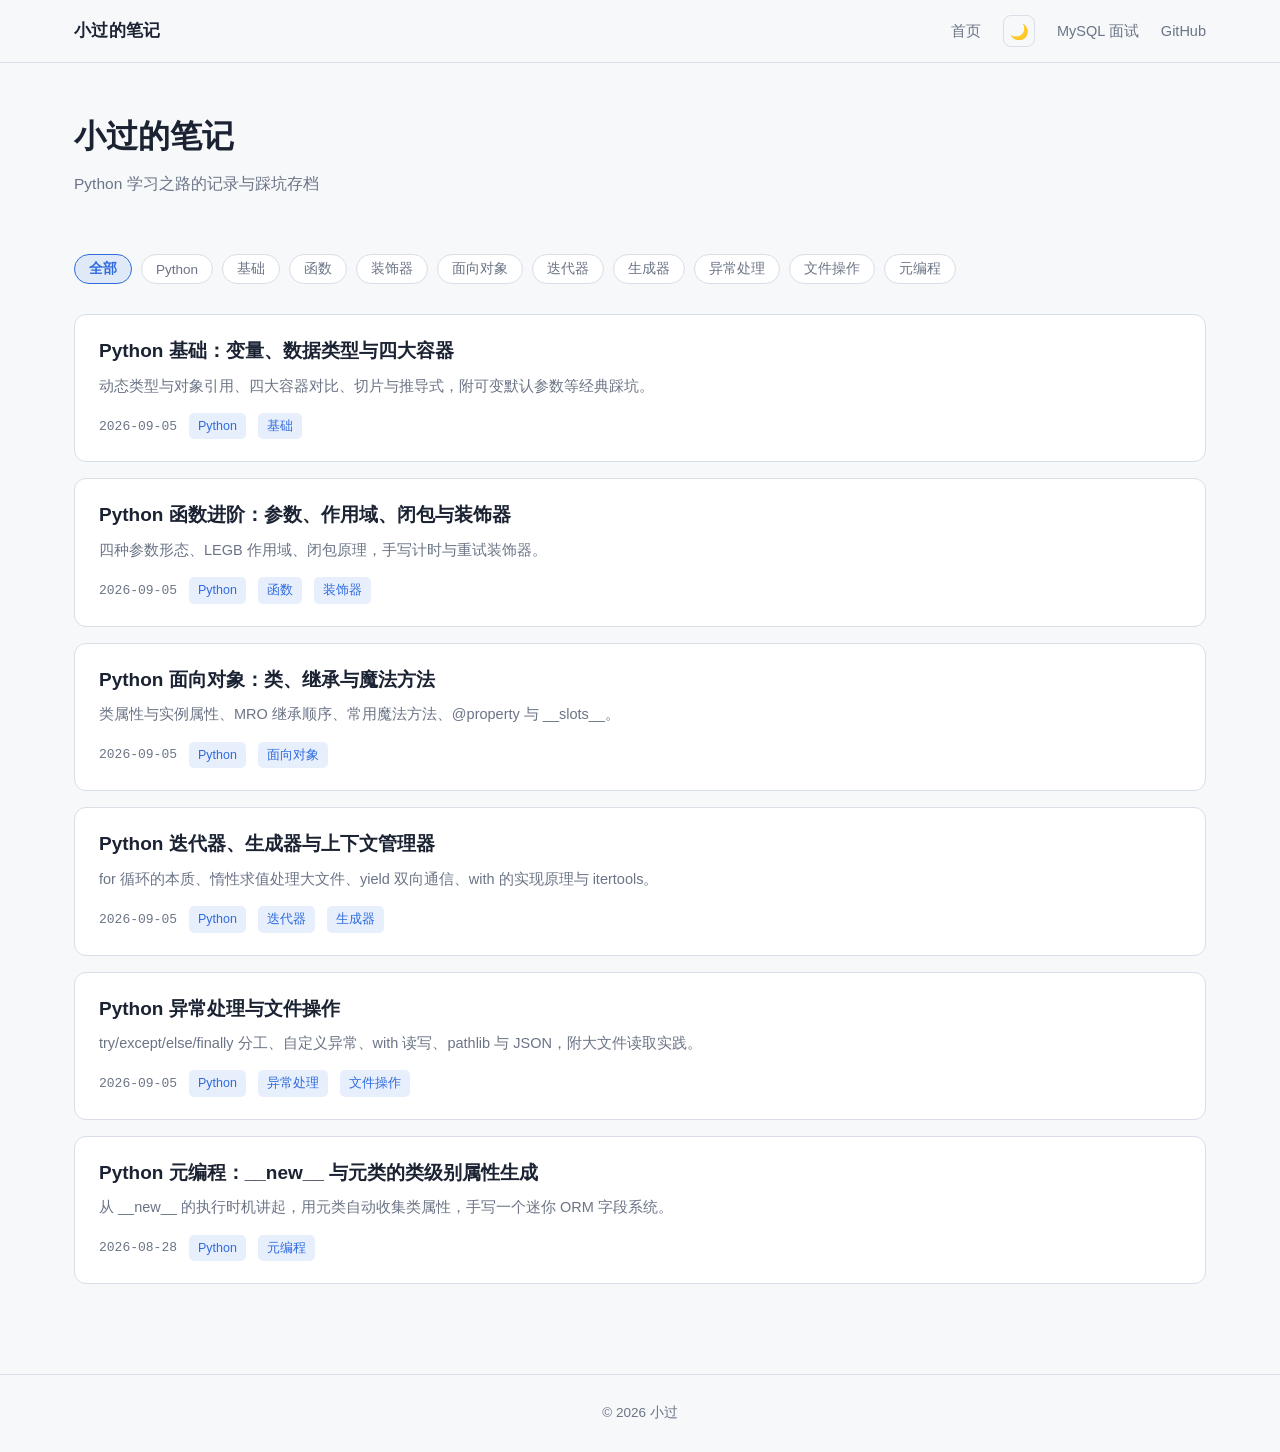
<file: index.html>
<!DOCTYPE html>
<html lang="zh-CN">
<head>
  <meta charset="UTF-8">
  <meta name="viewport" content="width=device-width, initial-scale=1">
  <meta name="description" content="个人技术博客">
  <title>个人博客</title>
  <script>(function(){try{var t=localStorage.getItem('blog-theme');if(t!=='dark'&&t!=='light')t=matchMedia('(prefers-color-scheme: light)').matches?'light':'dark';document.documentElement.setAttribute('data-theme',t);}catch(e){}})();</script>
  <link rel="stylesheet" href="assets/style.css">
</head>
<body>

<header class="site-header">
  <div class="wrap">
    <a class="logo" id="site-logo" href="index.html">Blog<span class="dot">.</span></a>
    <nav class="nav" id="site-nav">
      <a href="index.html">首页</a>
      <button type="button" id="theme-toggle" class="theme-toggle" aria-label="切换主题">☀️</button>
    </nav>
  </div>
</header>

<main class="wrap">
  <section class="hero" id="hero">
    <h1>文章</h1>
    <p>正在加载…</p>
  </section>

  <div class="filters" id="filters"></div>

  <div class="post-list" id="post-list">
    <div class="loading">正在加载文章列表…</div>
  </div>
</main>

<footer class="site-footer">
  <div class="wrap" id="site-footer">© 2026</div>
</footer>

<script src="assets/highlight.js"></script>
<script src="assets/markdown.js"></script>
<script src="assets/app.js"></script>
<script>Blog.initHome();</script>
</body>
</html>
</file>
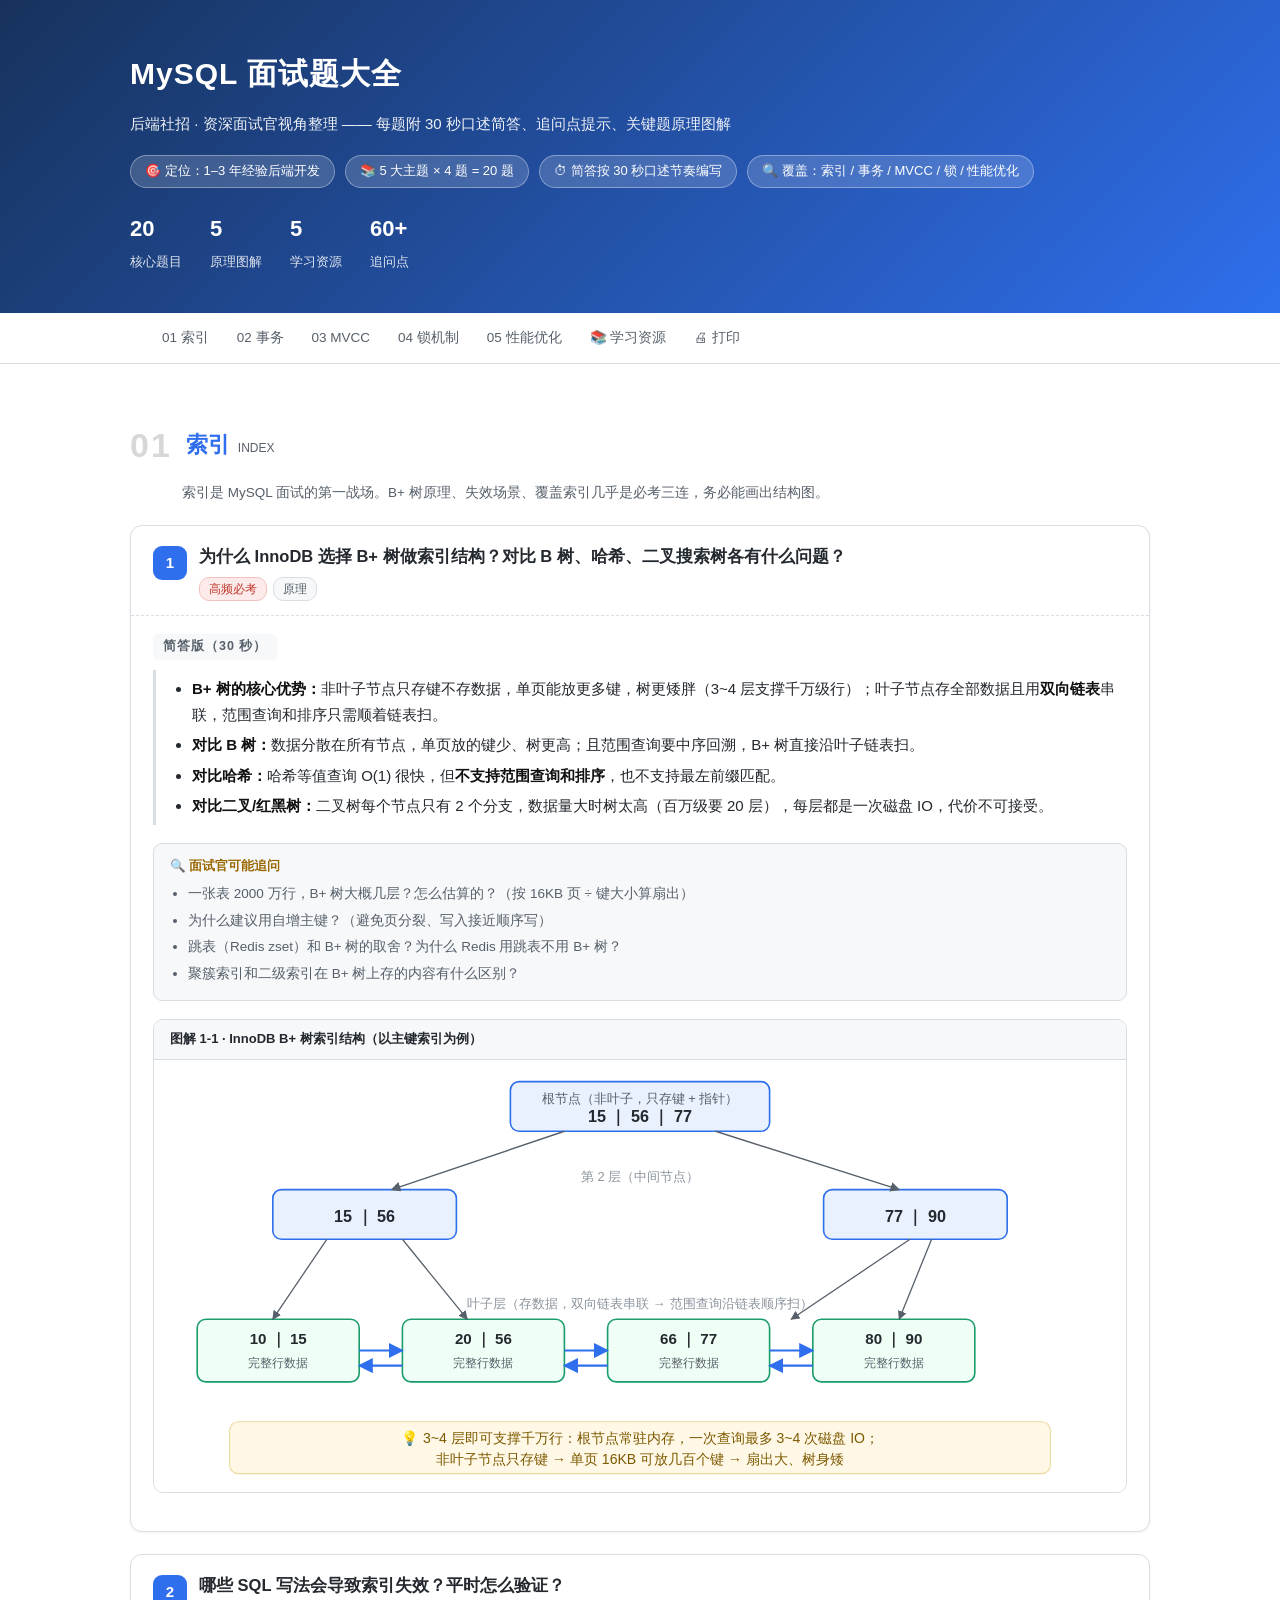
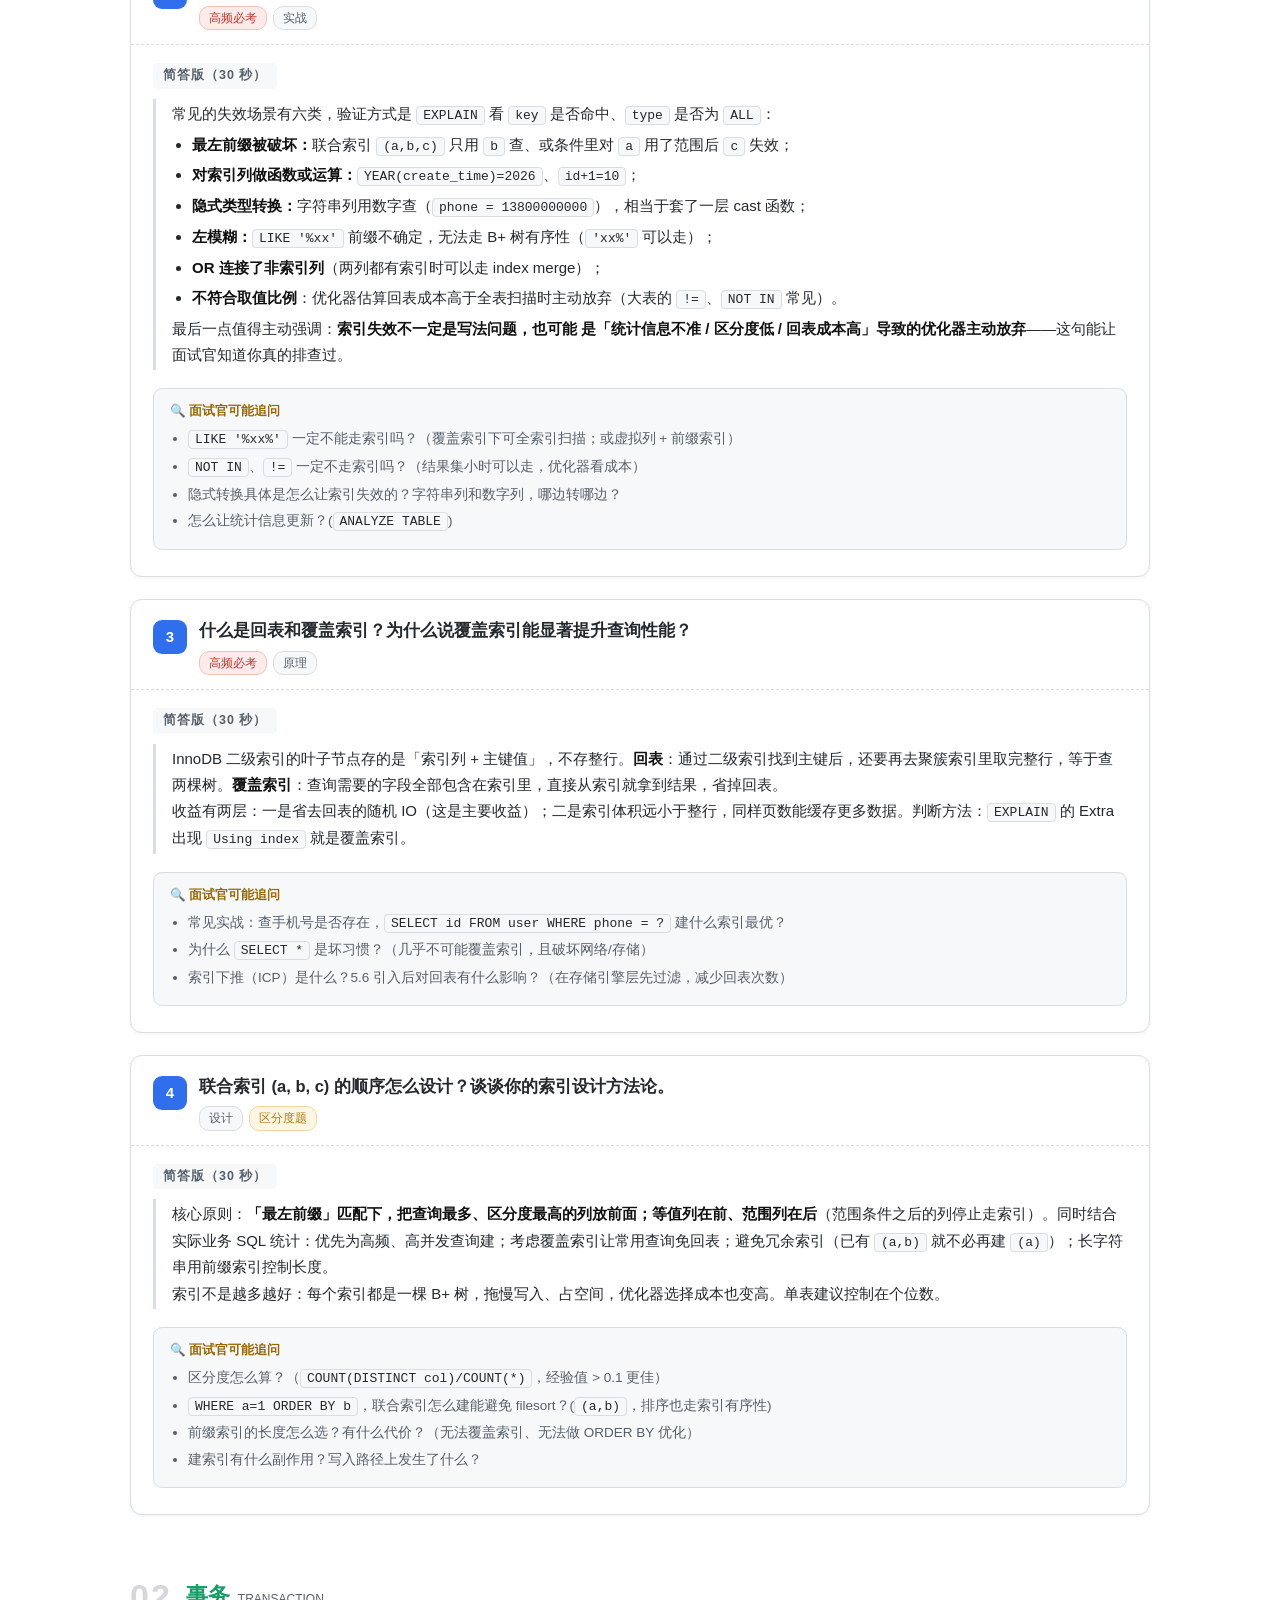
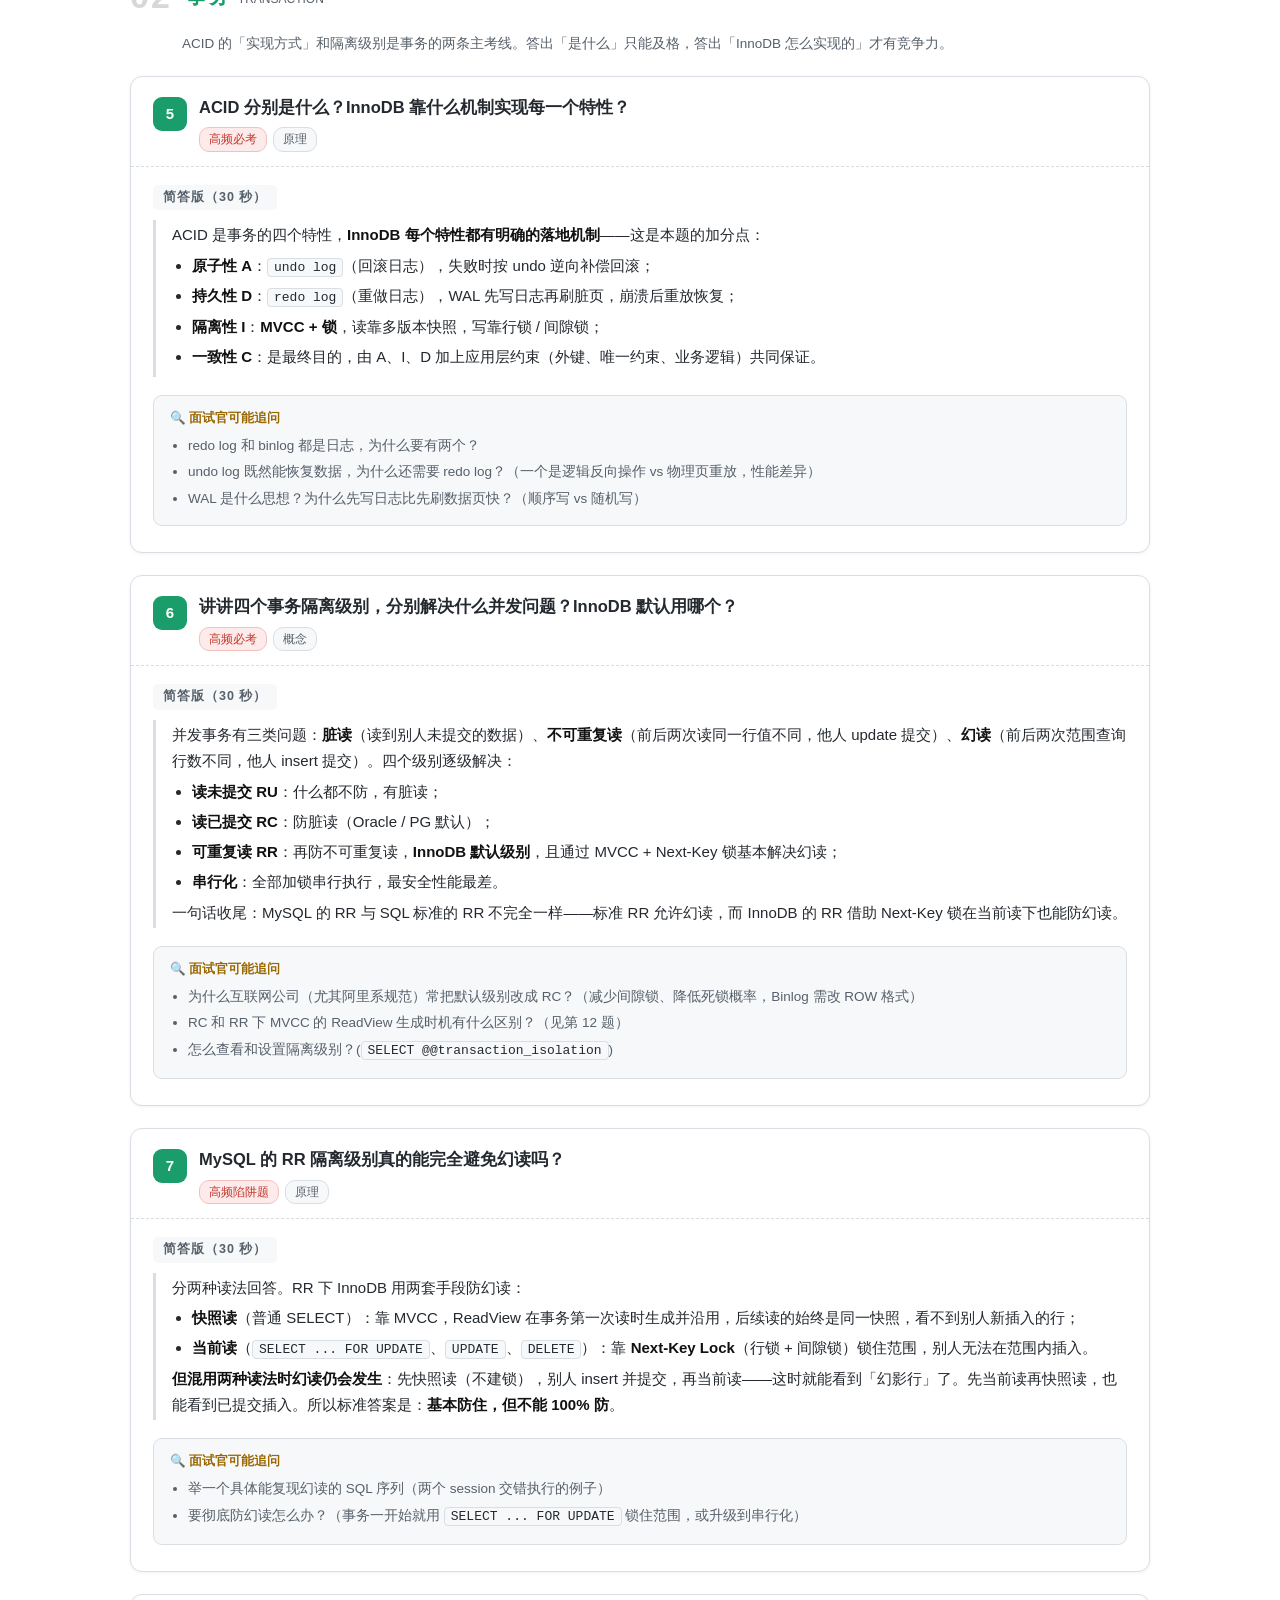
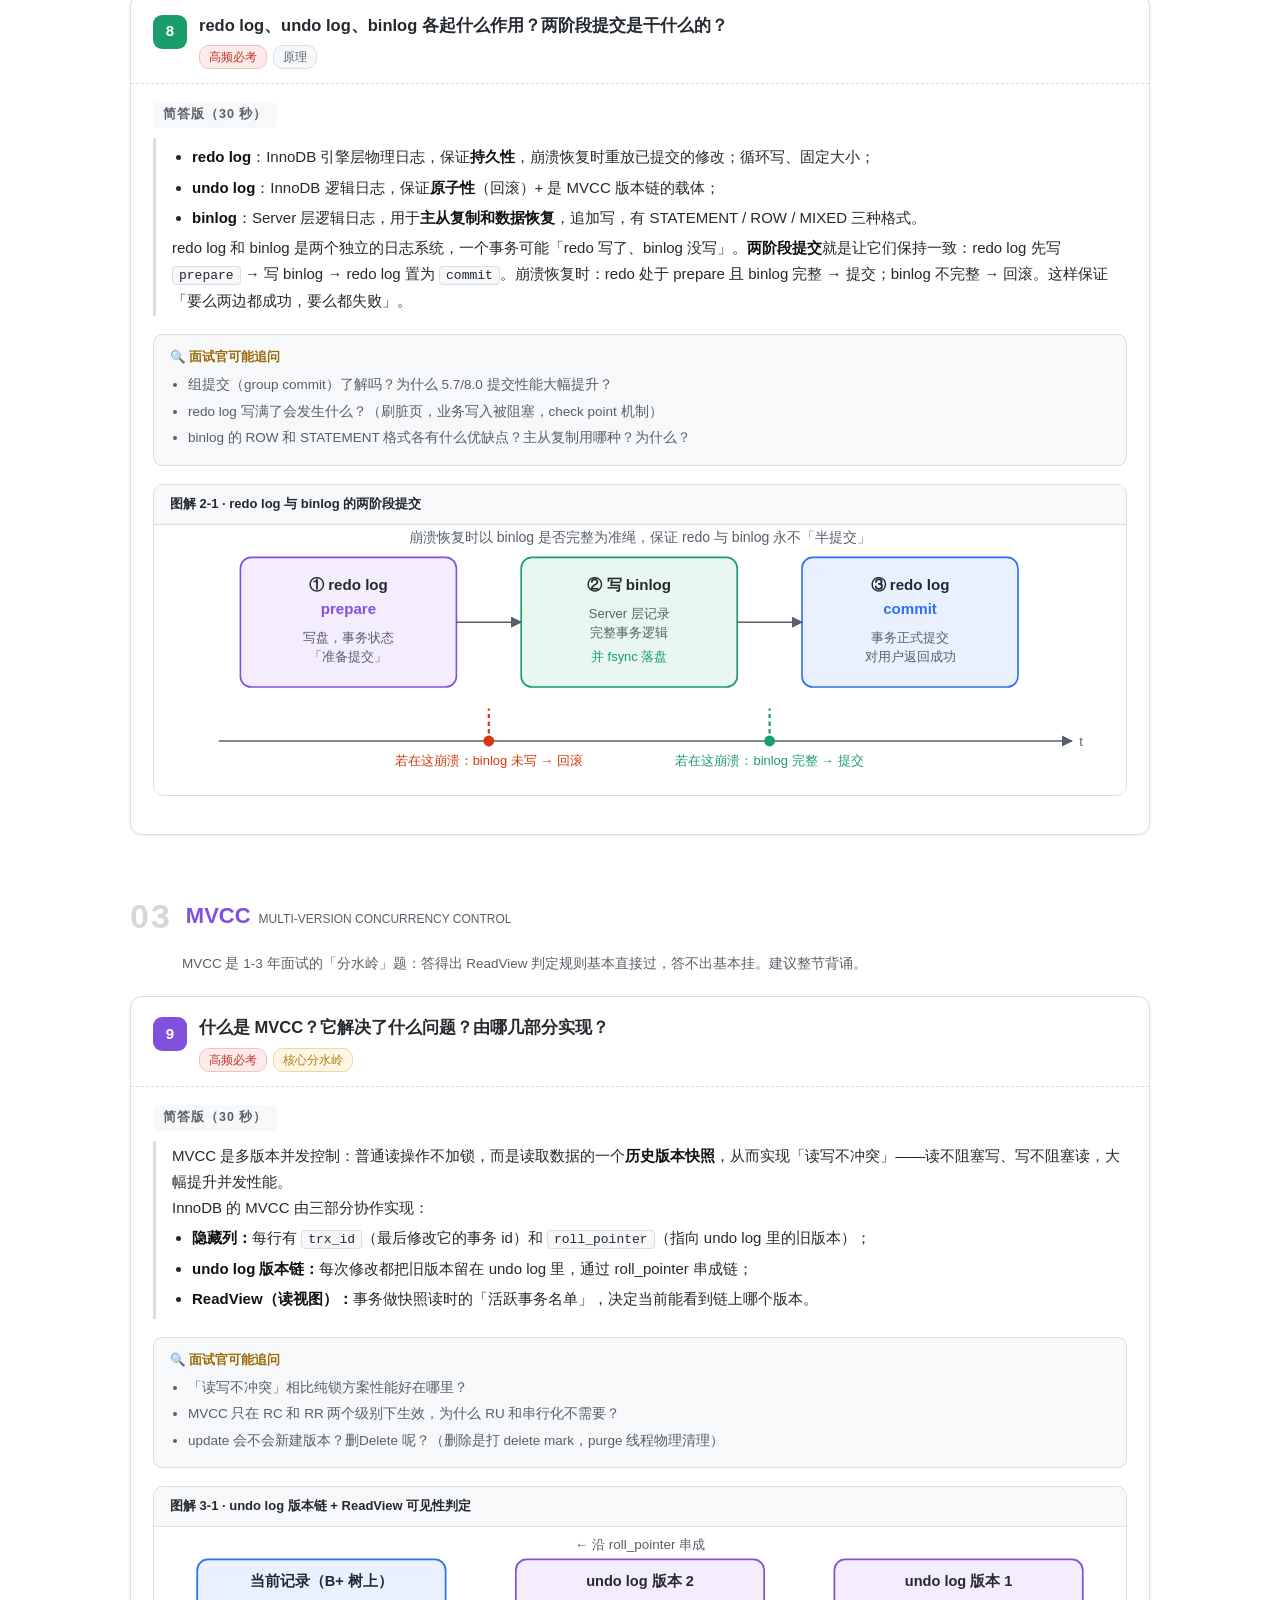
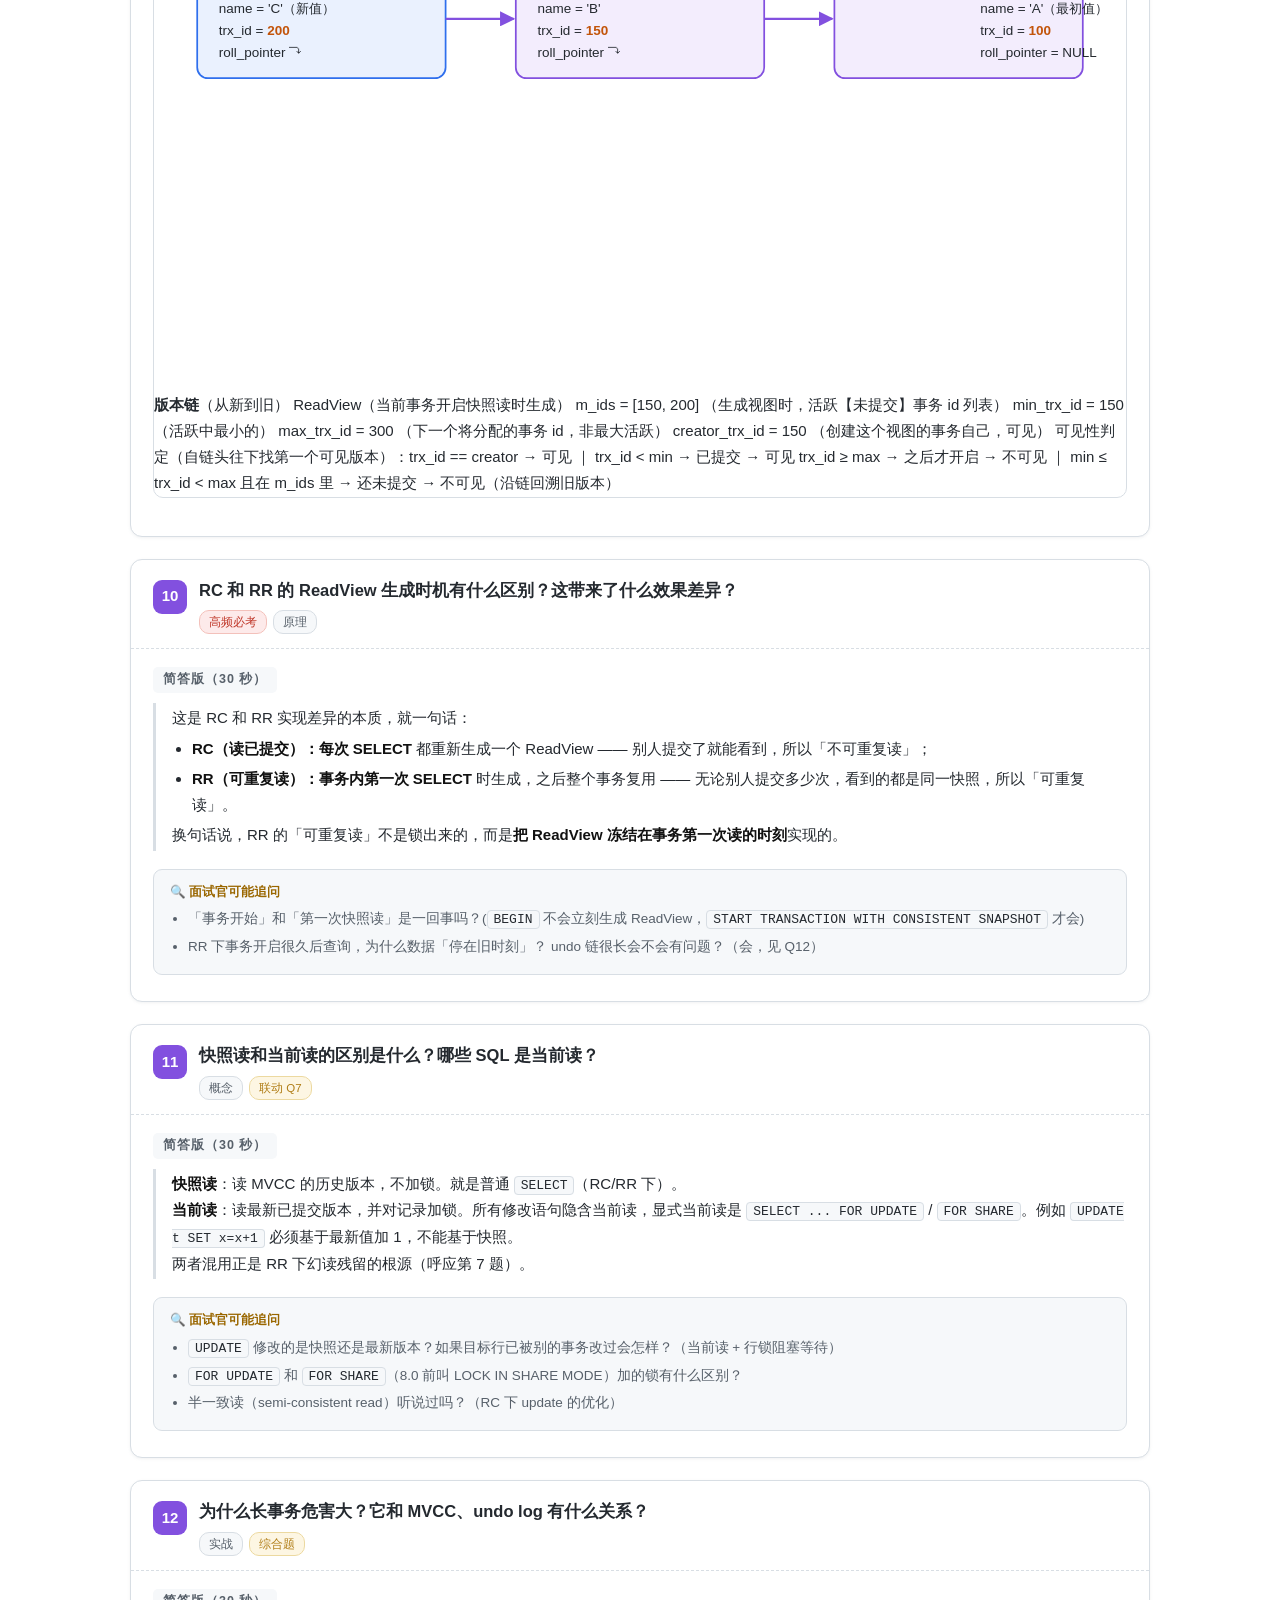
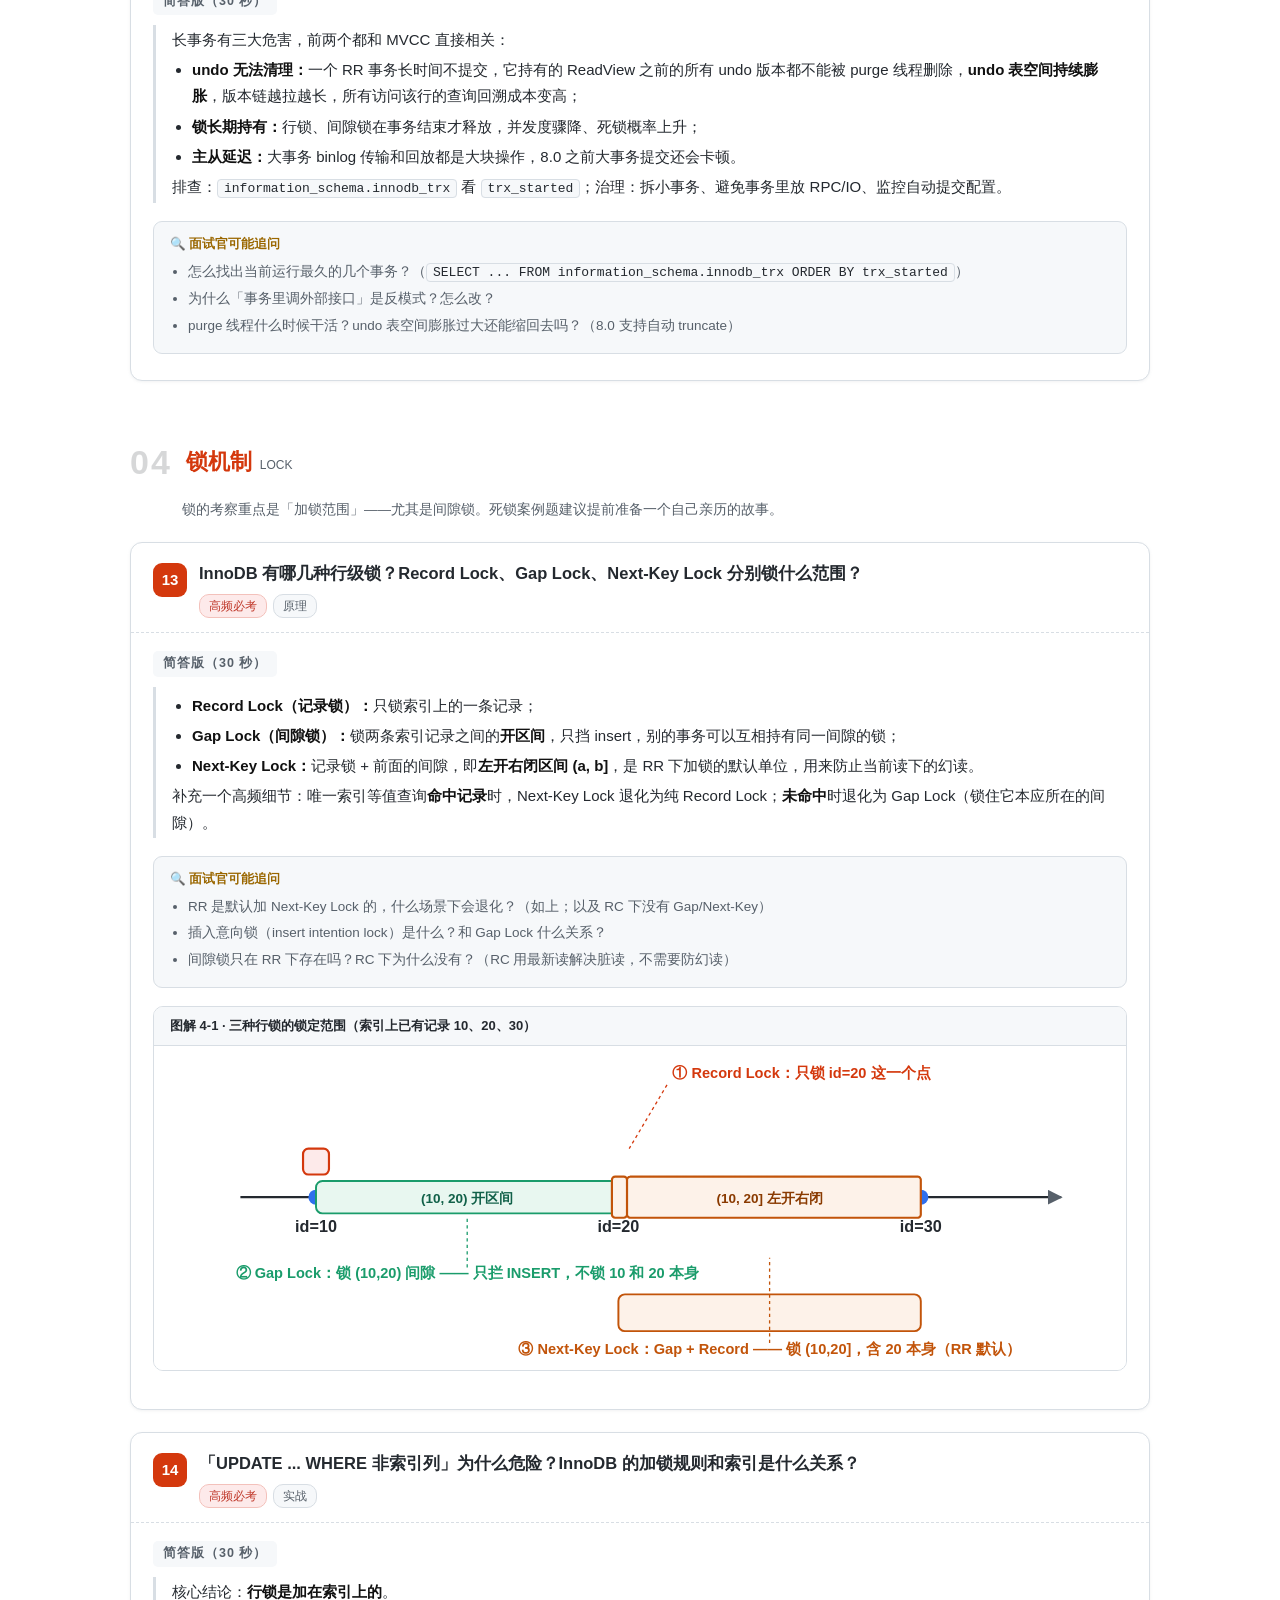
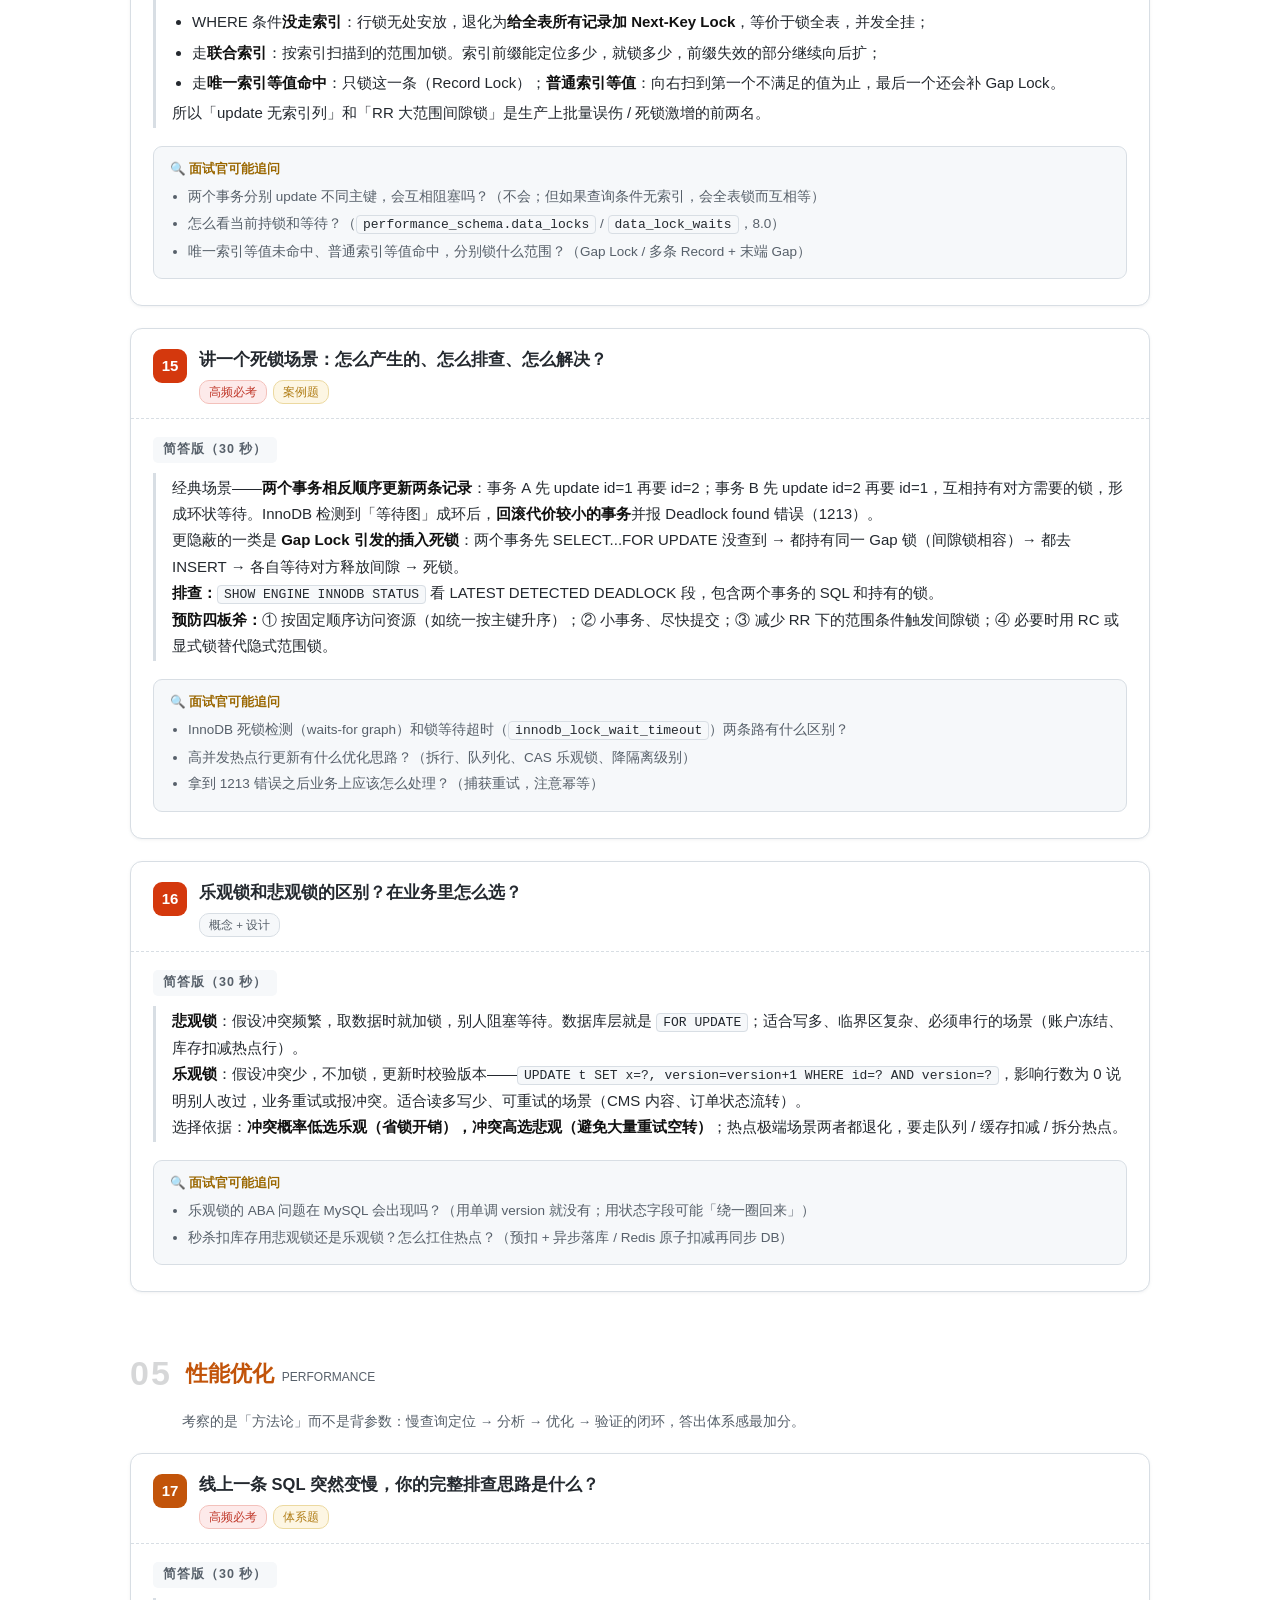
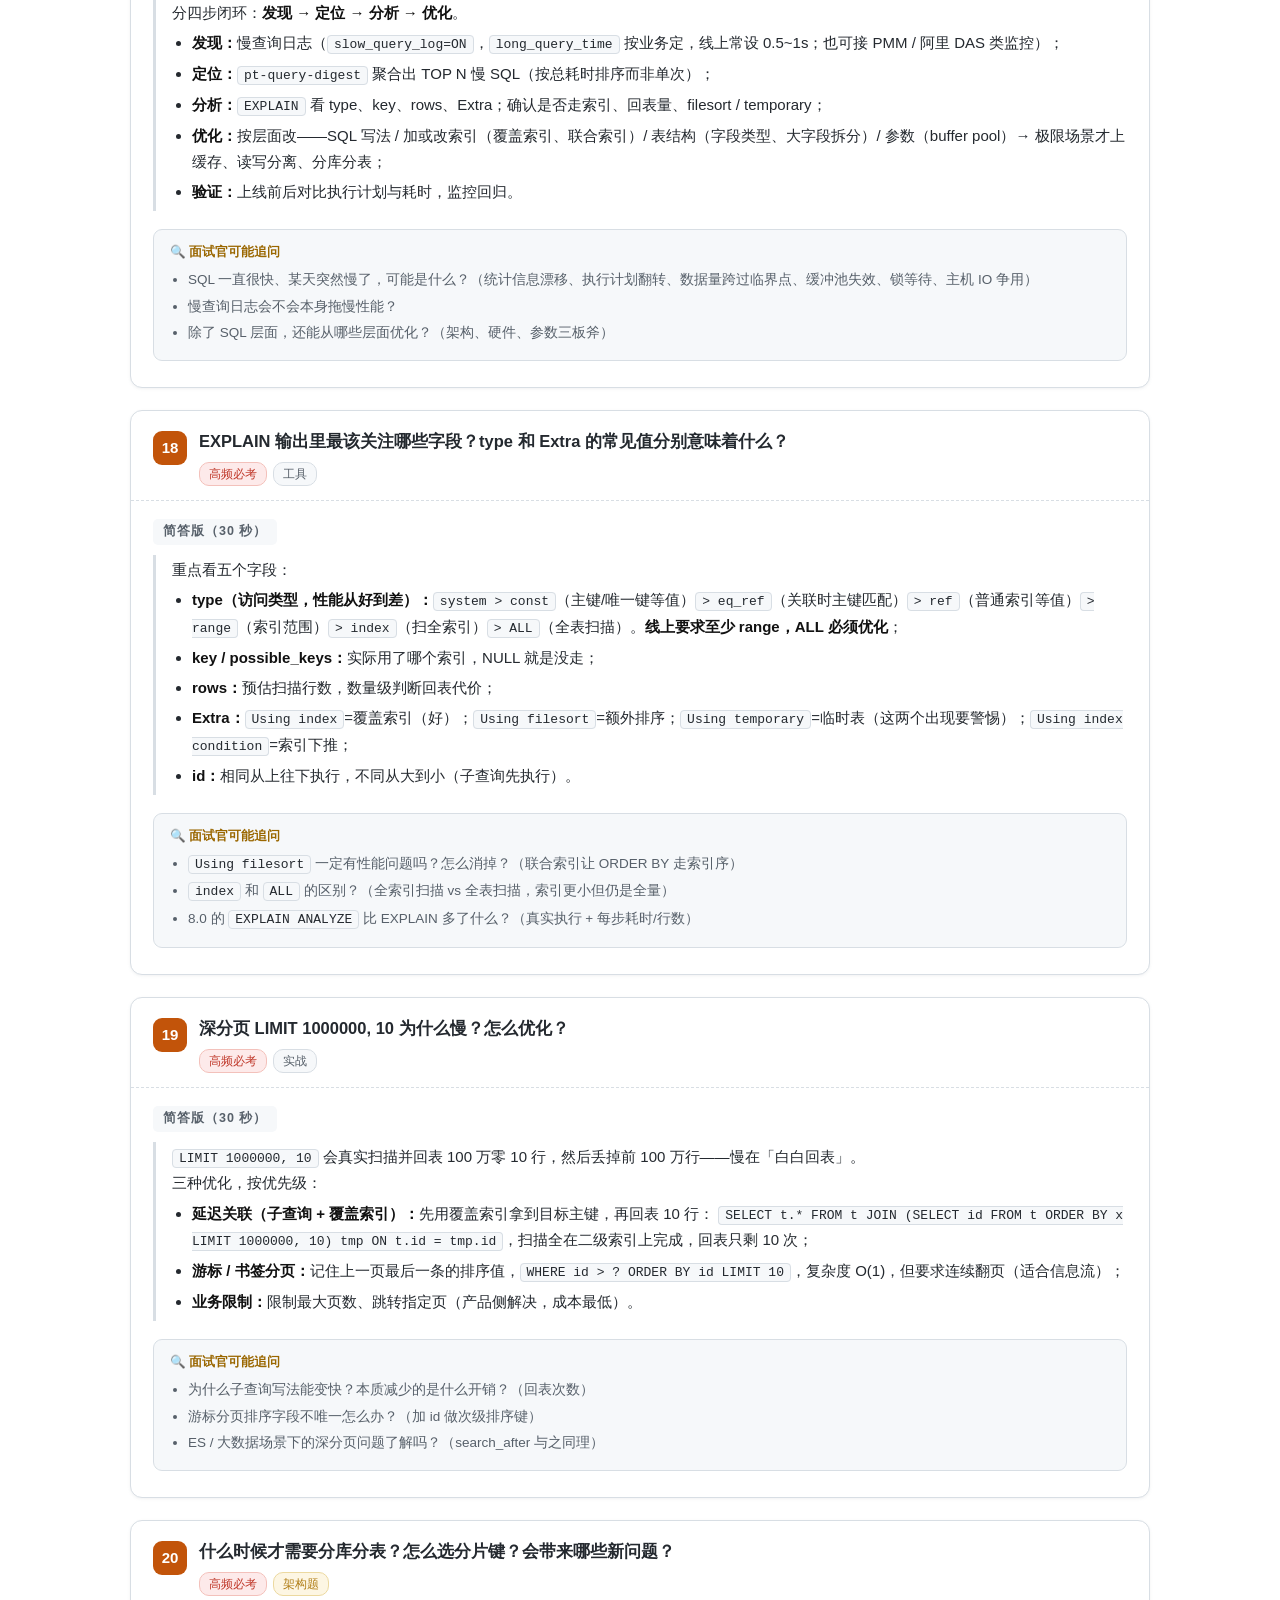
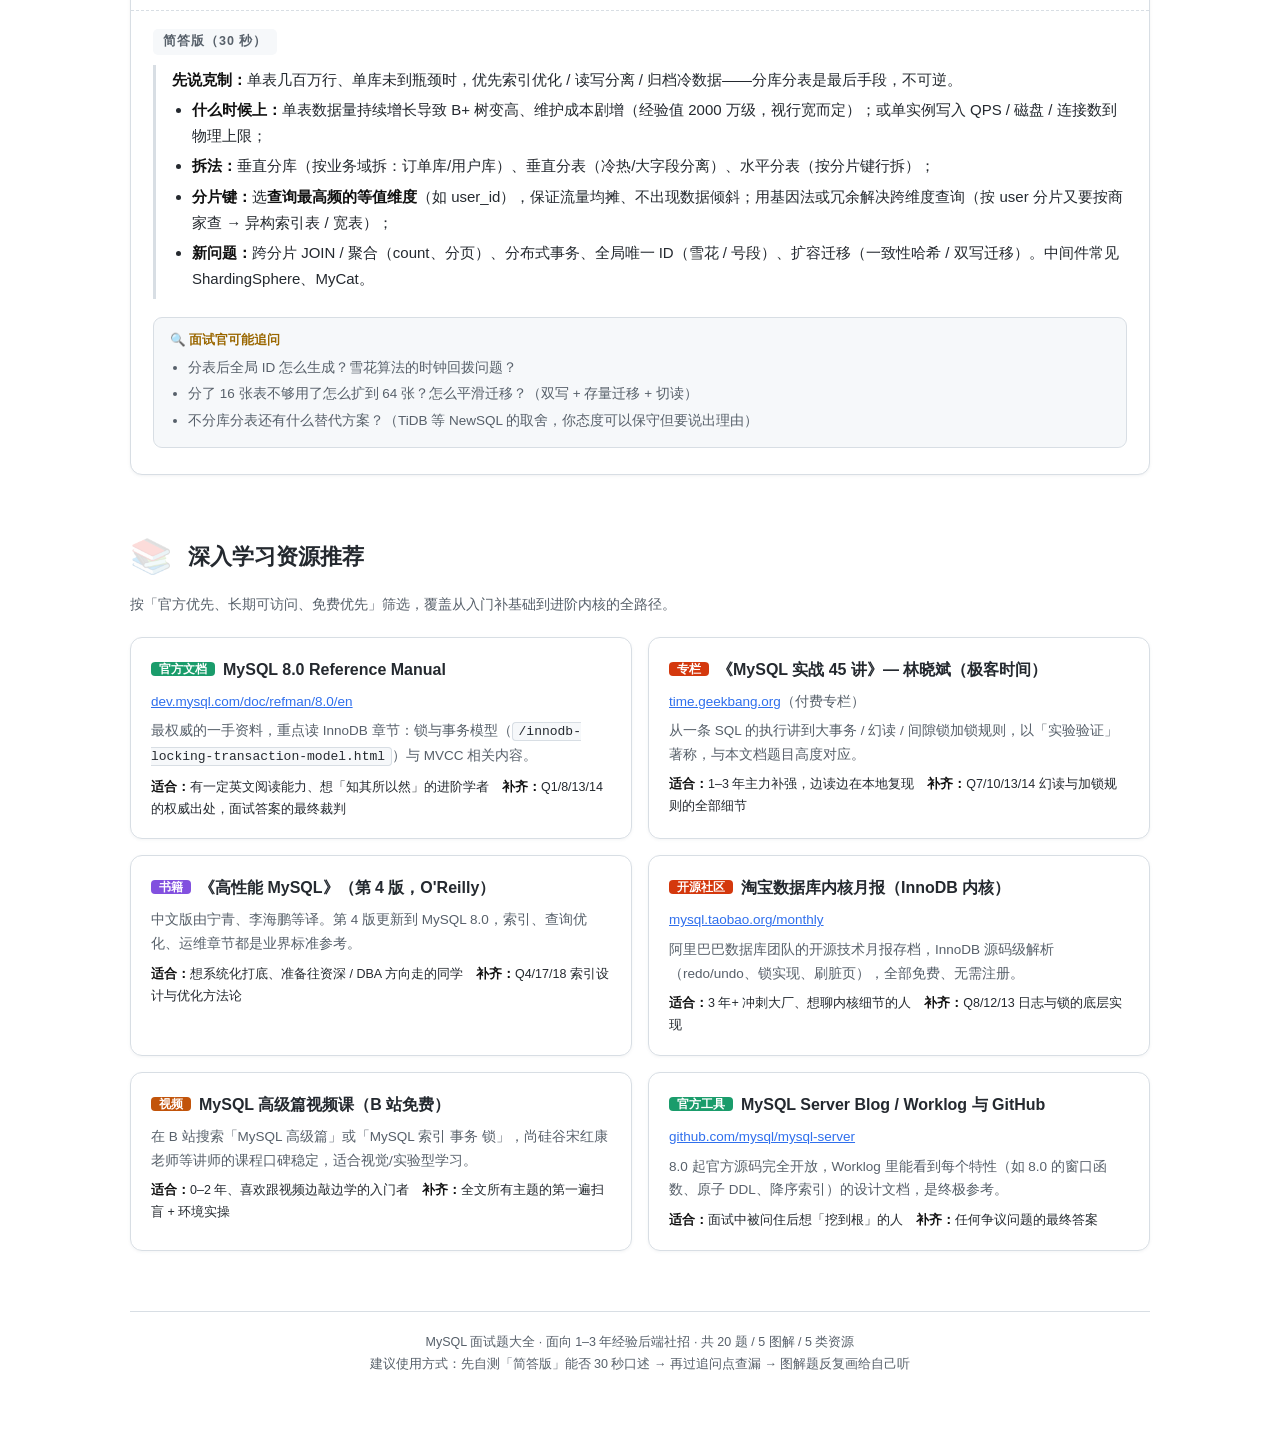
<file: mysql-interview.html>
<!DOCTYPE html>
<html lang="zh-CN">
<head>
<meta charset="UTF-8">
<meta name="viewport" content="width=device-width, initial-scale=1.0">
<title>MySQL 面试题大全 · 1-3 年后端社招</title>
<style>
  :root{
    --primary:#2f6fed; --primary-light:#eaf1fe;
    --text:#24292f; --text-2:#57606a; --border:#d8dee4;
    --bg:#ffffff; --bg-2:#f6f8fa;
    --c-idx:#2f6fed; --c-tx:#1a9c6b; --c-mvcc:#8250df; --c-lock:#d4380d; --c-perf:#c2540a;
    --bg-idx:#eaf1fe; --bg-tx:#e8f7f0; --bg-mvcc:#f3edfd; --bg-lock:#fdeae4; --bg-perf:#fdf2e9;
  }
  *{margin:0;padding:0;box-sizing:border-box}
  body{font-family:-apple-system,BlinkMacSystemFont,"Segoe UI","PingFang SC","Hiragino Sans GB","Microsoft YaHei",sans-serif;
       color:var(--text);background:var(--bg);line-height:1.75;font-size:15px}
  .wrap{max-width:1060px;margin:0 auto;padding:0 20px 80px}

  /* ---------- 头部 ---------- */
  header{background:linear-gradient(135deg,#17325c 0%,#2f6fed 100%);color:#fff;padding:48px 20px 40px}
  .header-inner{max-width:1020px;margin:0 auto}
  header h1{font-size:30px;letter-spacing:1px;margin-bottom:10px}
  header .sub{opacity:.92;font-size:15px}
  .meta-chips{display:flex;flex-wrap:wrap;gap:10px;margin-top:18px}
  .chip{background:rgba(255,255,255,.16);border:1px solid rgba(255,255,255,.35);
        border-radius:20px;padding:4px 14px;font-size:13px;backdrop-filter:blur(2px)}
  .stats{display:flex;flex-wrap:wrap;gap:28px;margin-top:22px}
  .stat b{display:block;font-size:22px}
  .stat span{font-size:12.5px;opacity:.85}

  /* ---------- TOC ---------- */
  nav{position:sticky;top:0;z-index:50;background:rgba(255,255,255,.96);backdrop-filter:blur(6px);
      border-bottom:1px solid var(--border);margin-top:-1px}
  .nav-inner{max-width:1020px;margin:0 auto;display:flex;flex-wrap:wrap;gap:4px;padding:8px 20px}
  .nav-inner a{text-decoration:none;color:var(--text-2);font-size:13.5px;padding:5px 12px;border-radius:6px;transition:.15s}
  .nav-inner a:hover{background:var(--primary-light);color:var(--primary)}

  /* ---------- 章节 ---------- */
  section{margin-top:52px}
  .cat-head{display:flex;align-items:center;gap:14px;margin-bottom:6px}
  .cat-num{font-size:34px;font-weight:800;opacity:.18;letter-spacing:2px}
  .cat-head h2{font-size:22px}
  .cat-head .en{font-size:12px;color:var(--text-2);margin-left:8px;font-weight:400}
  .cat-desc{color:var(--text-2);font-size:13.5px;margin:0 0 20px 52px}
  .cat-idx .cat-head h2{color:var(--c-idx)} .cat-tx .cat-head h2{color:var(--c-tx)}
  .cat-mvcc .cat-head h2{color:var(--c-mvcc)} .cat-lock .cat-head h2{color:var(--c-lock)}
  .cat-perf .cat-head h2{color:var(--c-perf)}

  /* ---------- 题卡 ---------- */
  .q{border:1px solid var(--border);border-radius:12px;background:var(--bg);margin-bottom:22px;overflow:hidden;
     box-shadow:0 1px 3px rgba(140,149,159,.12)}
  .q-head{display:flex;align-items:flex-start;gap:12px;padding:18px 22px 14px;border-bottom:1px dashed var(--border)}
  .q-no{flex-shrink:0;width:34px;height:34px;border-radius:9px;color:#fff;font-weight:700;font-size:15px;
        display:flex;align-items:center;justify-content:center;margin-top:2px}
  .cat-idx .q-no{background:var(--c-idx)} .cat-tx .q-no{background:var(--c-tx)}
  .cat-mvcc .q-no{background:var(--c-mvcc)} .cat-lock .q-no{background:var(--c-lock)}
  .cat-perf .q-no{background:var(--c-perf)}
  .q-title{font-size:16.5px;font-weight:650;line-height:1.5}
  .q-tags{display:flex;gap:6px;margin-top:8px;flex-wrap:wrap}
  .tag{font-size:11.5px;padding:1px 9px;border-radius:10px;background:var(--bg-2);color:var(--text-2);border:1px solid var(--border)}
  .tag.hot{background:#fdeaea;color:#c0392b;border-color:#f3c1bb}
  .tag.star{background:#fdf6e3;color:#b07d16;border-color:#ecd9a0}
  .q-body{padding:16px 22px 20px}
  .lbl{display:inline-flex;align-items:center;gap:6px;font-size:12.5px;font-weight:700;letter-spacing:1px;
       padding:2px 10px;border-radius:5px;margin-bottom:10px}
  .lbl-ans{background:var(--bg-2);color:var(--text-2)}
  .lbl-hot{background:#fdeaea;color:#c0392b}
  .ans{border-left:3px solid var(--border);padding:2px 0 2px 16px;color:var(--text);margin-bottom:18px}
  .ans ul{padding-left:20px}
  .ans li{margin:4px 0}
  .ans b{color:#111}
  .follow{background:var(--bg-2);border:1px solid var(--border);border-radius:9px;padding:12px 16px;margin-bottom:6px}
  .follow .fl{font-size:12.5px;font-weight:700;color:#9a6700;margin-bottom:4px}
  .follow ul{padding-left:18px;color:var(--text-2);font-size:13.5px}
  .follow li{margin:3px 0}
  .fig{margin:18px 0;border:1px solid var(--border);border-radius:10px;overflow:hidden}
  .fig-cap{background:var(--bg-2);padding:8px 16px;font-size:13px;font-weight:650;border-bottom:1px solid var(--border)}
  .fig-cap .en{font-weight:400;color:var(--text-2);font-size:12px}
  .fig svg{display:block;width:100%;height:auto;background:#fff}
  code,.mono{font-family:ui-monospace,SFMono-Regular,Consolas,"Liberation Mono",monospace;
    background:var(--bg-2);border:1px solid var(--border);border-radius:4px;padding:1px 6px;font-size:13px;color:#24292f}
  pre{background:#0d1526;color:#dce3ec;border-radius:9px;padding:14px 16px;overflow-x:auto;font-size:13px;line-height:1.7;margin:10px 0}
  pre code{background:none;border:none;padding:0;color:inherit}
  .kw{color:#7ee1ff}.cm{color:#7d8b9d;font-style:italic}.st{color:#a8e06a}.fn{color:#ffd479}

  /* ---------- 资源 ---------- */
  .res-grid{display:grid;grid-template-columns:1fr 1fr;gap:16px}
  .res{border:1px solid var(--border);border-radius:12px;padding:18px 20px;box-shadow:0 1px 3px rgba(140,149,159,.1)}
  .res h3{font-size:16px;margin-bottom:6px}
  .res .res-type{font-size:11.5px;color:#fff;background:var(--primary);border-radius:4px;padding:1px 8px;margin-right:8px;vertical-align:2px}
  .res .res-type.doc{background:#1a9c6b}.res .res-type.video{background:#c2540a}
  .res .res-type.book{background:#8250df}.res .res-type.blog{background:#d4380d}
  .res p{font-size:13.5px;color:var(--text-2);margin:6px 0}
  .res a{color:var(--primary);word-break:break-all}
  .res .fit{font-size:12.5px;margin-top:8px}
  .fit b{color:#111}
  footer{margin-top:60px;padding-top:20px;border-top:1px solid var(--border);color:var(--text-2);font-size:12.5px;text-align:center}

  /* ---------- 打印 ---------- */
  @media print{
    nav{display:none}
    .q{box-shadow:none;break-inside:avoid}
    pre{background:#f3f4f6;color:#111}
    header{background:#17325c !important;-webkit-print-color-adjust:exact}
  }
  @media (max-width:760px){.res-grid{grid-template-columns:1fr}}
</style>
</head>
<body>

<header>
  <div class="header-inner">
    <h1>MySQL 面试题大全</h1>
    <div class="sub">后端社招 · 资深面试官视角整理 —— 每题附 30 秒口述简答、追问点提示、关键题原理图解</div>
    <div class="meta-chips">
      <span class="chip">🎯 定位：1–3 年经验后端开发</span>
      <span class="chip">📚 5 大主题 × 4 题 = 20 题</span>
      <span class="chip">⏱ 简答按 30 秒口述节奏编写</span>
      <span class="chip">🔍 覆盖：索引 / 事务 / MVCC / 锁 / 性能优化</span>
    </div>
    <div class="stats">
      <div class="stat"><b>20</b><span>核心题目</span></div>
      <div class="stat"><b>5</b><span>原理图解</span></div>
      <div class="stat"><b>5</b><span>学习资源</span></div>
      <div class="stat"><b>60+</b><span>追问点</span></div>
    </div>
  </div>
</header>

<nav>
  <div class="nav-inner">
    <a href="#sec-idx">01 索引</a>
    <a href="#sec-tx">02 事务</a>
    <a href="#sec-mvcc">03 MVCC</a>
    <a href="#sec-lock">04 锁机制</a>
    <a href="#sec-perf">05 性能优化</a>
    <a href="#sec-res">📚 学习资源</a>
    <a href="#" onclick="window.print();return false">🖨 打印</a>
  </div>
</nav>

<div class="wrap">

<!-- ============================================================ -->
<!-- 一、索引 -->
<!-- ============================================================ -->
<section id="sec-idx" class="cat-idx">
  <div class="cat-head"><span class="cat-num">01</span><h2>索引<span class="en">INDEX</span></h2></div>
  <p class="cat-desc">索引是 MySQL 面试的第一战场。B+ 树原理、失效场景、覆盖索引几乎是必考三连，务必能画出结构图。</p>

  <!-- Q1 -->
  <div class="q">
    <div class="q-head">
      <div class="q-no">1</div>
      <div>
        <div class="q-title">为什么 InnoDB 选择 B+ 树做索引结构？对比 B 树、哈希、二叉搜索树各有什么问题？</div>
        <div class="q-tags"><span class="tag hot">高频必考</span><span class="tag">原理</span></div>
      </div>
    </div>
    <div class="q-body">
      <div class="lbl lbl-ans">简答版（30 秒）</div>
      <div class="ans">
        <ul>
          <li><b>B+ 树的核心优势：</b>非叶子节点只存键不存数据，单页能放更多键，树更矮胖（3~4 层支撑千万级行）；叶子节点存全部数据且用<b>双向链表</b>串联，范围查询和排序只需顺着链表扫。</li>
          <li><b>对比 B 树：</b>数据分散在所有节点，单页放的键少、树更高；且范围查询要中序回溯，B+ 树直接沿叶子链表扫。</li>
          <li><b>对比哈希：</b>哈希等值查询 O(1) 很快，但<b>不支持范围查询和排序</b>，也不支持最左前缀匹配。</li>
          <li><b>对比二叉/红黑树：</b>二叉树每个节点只有 2 个分支，数据量大时树太高（百万级要 20 层），每层都是一次磁盘 IO，代价不可接受。</li>
        </ul>
      </div>
      <div class="follow">
        <div class="fl">🔍 面试官可能追问</div>
        <ul>
          <li>一张表 2000 万行，B+ 树大概几层？怎么估算的？（按 16KB 页 ÷ 键大小算扇出）</li>
          <li>为什么建议用自增主键？（避免页分裂、写入接近顺序写）</li>
          <li>跳表（Redis zset）和 B+ 树的取舍？为什么 Redis 用跳表不用 B+ 树？</li>
          <li>聚簇索引和二级索引在 B+ 树上存的内容有什么区别？</li>
        </ul>
      </div>
      <div class="fig">
        <div class="fig-cap">图解 1-1 · InnoDB B+ 树索引结构（以主键索引为例）</div>
        <svg viewBox="0 0 900 400" xmlns="http://www.w3.org/2000/svg" font-family="PingFang SC,Microsoft YaHei,sans-serif">
          <defs>
            <marker id="ar" viewBox="0 0 10 10" refX="9" refY="5" markerWidth="7" markerHeight="7" orient="auto"><path d="M0,0 L10,5 L0,10 z" fill="#57606a"/></marker>
            <marker id="arB" viewBox="0 0 10 10" refX="9" refY="5" markerWidth="7" markerHeight="7" orient="auto"><path d="M0,0 L10,5 L0,10 z" fill="#2f6fed"/></marker>
          </defs>
          <!-- 根节点 -->
          <rect x="330" y="20" width="240" height="46" rx="8" fill="#eaf1fe" stroke="#2f6fed" stroke-width="1.5"/>
          <text x="450" y="40" text-anchor="middle" font-size="12" fill="#57606a">根节点（非叶子，只存键 + 指针）</text>
          <text x="450" y="57" text-anchor="middle" font-size="15" font-weight="700" fill="#24292f">15 ｜ 56 ｜ 77</text>
          <!-- 中间节点 -->
          <rect x="110" y="120" width="170" height="46" rx="8" fill="#eaf1fe" stroke="#2f6fed" stroke-width="1.5"/>
          <text x="195" y="150" text-anchor="middle" font-size="15" font-weight="700" fill="#24292f">15 ｜ 56</text>
          <rect x="620" y="120" width="170" height="46" rx="8" fill="#eaf1fe" stroke="#2f6fed" stroke-width="1.5"/>
          <text x="705" y="150" text-anchor="middle" font-size="15" font-weight="700" fill="#24292f">77 ｜ 90</text>
          <!-- 连线 -->
          <line x1="380" y1="66" x2="220" y2="120" stroke="#57606a" stroke-width="1.3" marker-end="url(#ar)"/>
          <line x1="520" y1="66" x2="690" y2="120" stroke="#57606a" stroke-width="1.3" marker-end="url(#ar)"/>
          <!-- 叶子层标签 -->
          <text x="450" y="112" text-anchor="middle" font-size="12" fill="#8b949e">第 2 层（中间节点）</text>
          <!-- 叶子节点 -->
          <g>
            <rect x="40" y="240" width="150" height="58" rx="8" fill="#f0fff6" stroke="#1a9c6b" stroke-width="1.5"/>
            <text x="115" y="263" text-anchor="middle" font-size="14" font-weight="700" fill="#24292f">10 ｜ 15</text>
            <text x="115" y="284" text-anchor="middle" font-size="11" fill="#57606a">完整行数据</text>
          </g>
          <g>
            <rect x="230" y="240" width="150" height="58" rx="8" fill="#f0fff6" stroke="#1a9c6b" stroke-width="1.5"/>
            <text x="305" y="263" text-anchor="middle" font-size="14" font-weight="700" fill="#24292f">20 ｜ 56</text>
            <text x="305" y="284" text-anchor="middle" font-size="11" fill="#57606a">完整行数据</text>
          </g>
          <g>
            <rect x="420" y="240" width="150" height="58" rx="8" fill="#f0fff6" stroke="#1a9c6b" stroke-width="1.5"/>
            <text x="495" y="263" text-anchor="middle" font-size="14" font-weight="700" fill="#24292f">66 ｜ 77</text>
            <text x="495" y="284" text-anchor="middle" font-size="11" fill="#57606a">完整行数据</text>
          </g>
          <g>
            <rect x="610" y="240" width="150" height="58" rx="8" fill="#f0fff6" stroke="#1a9c6b" stroke-width="1.5"/>
            <text x="685" y="263" text-anchor="middle" font-size="14" font-weight="700" fill="#24292f">80 ｜ 90</text>
            <text x="685" y="284" text-anchor="middle" font-size="11" fill="#57606a">完整行数据</text>
          </g>
          <!-- 连线到叶子 -->
          <line x1="160" y1="166" x2="110" y2="240" stroke="#57606a" stroke-width="1.2" marker-end="url(#ar)"/>
          <line x1="230" y1="166" x2="290" y2="240" stroke="#57606a" stroke-width="1.2" marker-end="url(#ar)"/>
          <line x1="700" y1="166" x2="590" y2="240" stroke="#57606a" stroke-width="1.2" marker-end="url(#ar)"/>
          <line x1="720" y1="166" x2="690" y2="240" stroke="#57606a" stroke-width="1.2" marker-end="url(#ar)"/>
          <!-- 双向链表 -->
          <line x1="190" y1="269" x2="230" y2="269" stroke="#2f6fed" stroke-width="2" marker-end="url(#arB)"/>
          <line x1="380" y1="269" x2="420" y2="269" stroke="#2f6fed" stroke-width="2" marker-end="url(#arB)"/>
          <line x1="570" y1="269" x2="610" y2="269" stroke="#2f6fed" stroke-width="2" marker-end="url(#arB)"/>
          <line x1="230" y1="283" x2="190" y2="283" stroke="#2f6fed" stroke-width="2" marker-end="url(#arB)"/>
          <line x1="420" y1="283" x2="380" y2="283" stroke="#2f6fed" stroke-width="2" marker-end="url(#arB)"/>
          <line x1="610" y1="283" x2="570" y2="283" stroke="#2f6fed" stroke-width="2" marker-end="url(#arB)"/>
          <!-- 注释 -->
          <text x="450" y="230" text-anchor="middle" font-size="12" fill="#8b949e">叶子层（存数据，双向链表串联 → 范围查询沿链表顺序扫）</text>
          <rect x="70" y="335" width="760" height="48" rx="8" fill="#fff8e6" stroke="#ecd9a0"/>
          <text x="450" y="355" text-anchor="middle" font-size="13" fill="#7d5a00">💡 3~4 层即可支撑千万行：根节点常驻内存，一次查询最多 3~4 次磁盘 IO；</text>
          <text x="450" y="374" text-anchor="middle" font-size="13" fill="#7d5a00">非叶子节点只存键 → 单页 16KB 可放几百个键 → 扇出大、树身矮</text>
        </svg>
      </div>
    </div>
  </div>

  <!-- Q2 -->
  <div class="q">
    <div class="q-head">
      <div class="q-no">2</div>
      <div>
        <div class="q-title">哪些 SQL 写法会导致索引失效？平时怎么验证？</div>
        <div class="q-tags"><span class="tag hot">高频必考</span><span class="tag">实战</span></div>
      </div>
    </div>
    <div class="q-body">
      <div class="lbl lbl-ans">简答版（30 秒）</div>
      <div class="ans">
        <p>常见的失效场景有六类，验证方式是 <code>EXPLAIN</code> 看 <code>key</code> 是否命中、<code>type</code> 是否为 <code>ALL</code>：</p>
        <ul>
          <li><b>最左前缀被破坏：</b>联合索引 <code>(a,b,c)</code> 只用 <code>b</code> 查、或条件里对 <code>a</code> 用了范围后 <code>c</code> 失效；</li>
          <li><b>对索引列做函数或运算：</b><code>YEAR(create_time)=2026</code>、<code>id+1=10</code>；</li>
          <li><b>隐式类型转换：</b>字符串列用数字查（<code>phone = 13800000000</code>），相当于套了一层 cast 函数；</li>
          <li><b>左模糊：</b><code>LIKE '%xx'</code> 前缀不确定，无法走 B+ 树有序性（<code>'xx%'</code> 可以走）；</li>
          <li><b>OR 连接了非索引列</b>（两列都有索引时可以走 index merge）；</li>
          <li><b>不符合取值比例</b>：优化器估算回表成本高于全表扫描时主动放弃（大表的 <code>!=</code>、<code>NOT IN</code> 常见）。</li>
        </ul>
        <p>最后一点值得主动强调：<b>索引失效不一定是写法问题，也可能 是「统计信息不准 / 区分度低 / 回表成本高」导致的优化器主动放弃</b>——这句能让面试官知道你真的排查过。</p>
      </div>
      <div class="follow">
        <div class="fl">🔍 面试官可能追问</div>
        <ul>
          <li><code>LIKE '%xx%'</code> 一定不能走索引吗？（覆盖索引下可全索引扫描；或虚拟列 + 前缀索引）</li>
          <li><code>NOT IN</code>、<code>!=</code> 一定不走索引吗？（结果集小时可以走，优化器看成本）</li>
          <li>隐式转换具体是怎么让索引失效的？字符串列和数字列，哪边转哪边？</li>
          <li>怎么让统计信息更新？(<code>ANALYZE TABLE</code>)</li>
        </ul>
      </div>
    </div>
  </div>

  <!-- Q3 -->
  <div class="q">
    <div class="q-head">
      <div class="q-no">3</div>
      <div>
        <div class="q-title">什么是回表和覆盖索引？为什么说覆盖索引能显著提升查询性能？</div>
        <div class="q-tags"><span class="tag hot">高频必考</span><span class="tag">原理</span></div>
      </div>
    </div>
    <div class="q-body">
      <div class="lbl lbl-ans">简答版（30 秒）</div>
      <div class="ans">
        <p>InnoDB 二级索引的叶子节点存的是「索引列 + 主键值」，不存整行。<b>回表</b>：通过二级索引找到主键后，还要再去聚簇索引里取完整行，等于查两棵树。<b>覆盖索引</b>：查询需要的字段全部包含在索引里，直接从索引就拿到结果，省掉回表。</p>
        <p>收益有两层：一是省去回表的随机 IO（这是主要收益）；二是索引体积远小于整行，同样页数能缓存更多数据。判断方法：<code>EXPLAIN</code> 的 Extra 出现 <code>Using index</code> 就是覆盖索引。</p>
      </div>
      <div class="follow">
        <div class="fl">🔍 面试官可能追问</div>
        <ul>
          <li>常见实战：查手机号是否存在，<code>SELECT id FROM user WHERE phone = ?</code> 建什么索引最优？</li>
          <li>为什么 <code>SELECT *</code> 是坏习惯？（几乎不可能覆盖索引，且破坏网络/存储）</li>
          <li>索引下推（ICP）是什么？5.6 引入后对回表有什么影响？（在存储引擎层先过滤，减少回表次数）</li>
        </ul>
      </div>
    </div>
  </div>

  <!-- Q4 -->
  <div class="q">
    <div class="q-head">
      <div class="q-no">4</div>
      <div>
        <div class="q-title">联合索引 (a, b, c) 的顺序怎么设计？谈谈你的索引设计方法论。</div>
        <div class="q-tags"><span class="tag">设计</span><span class="tag star">区分度题</span></div>
      </div>
    </div>
    <div class="q-body">
      <div class="lbl lbl-ans">简答版（30 秒）</div>
      <div class="ans">
        <p>核心原则：<b>「最左前缀」匹配下，把查询最多、区分度最高的列放前面；等值列在前、范围列在后</b>（范围条件之后的列停止走索引）。同时结合实际业务 SQL 统计：优先为高频、高并发查询建；考虑覆盖索引让常用查询免回表；避免冗余索引（已有 <code>(a,b)</code> 就不必再建 <code>(a)</code>）；长字符串用前缀索引控制长度。</p>
        <p>索引不是越多越好：每个索引都是一棵 B+ 树，拖慢写入、占空间，优化器选择成本也变高。单表建议控制在个位数。</p>
      </div>
      <div class="follow">
        <div class="fl">🔍 面试官可能追问</div>
        <ul>
          <li>区分度怎么算？（<code>COUNT(DISTINCT col)/COUNT(*)</code>，经验值 &gt; 0.1 更佳）</li>
          <li><code>WHERE a=1 ORDER BY b</code>，联合索引怎么建能避免 filesort？(<code>(a,b)</code>，排序也走索引有序性)</li>
          <li>前缀索引的长度怎么选？有什么代价？（无法覆盖索引、无法做 ORDER BY 优化）</li>
          <li>建索引有什么副作用？写入路径上发生了什么？</li>
        </ul>
      </div>
    </div>
  </div>
</section>

<!-- ============================================================ -->
<!-- 二、事务 -->
<!-- ============================================================ -->
<section id="sec-tx" class="cat-tx">
  <div class="cat-head"><span class="cat-num">02</span><h2>事务<span class="en">TRANSACTION</span></h2></div>
  <p class="cat-desc">ACID 的「实现方式」和隔离级别是事务的两条主考线。答出「是什么」只能及格，答出「InnoDB 怎么实现的」才有竞争力。</p>

  <!-- Q5 -->
  <div class="q">
    <div class="q-head">
      <div class="q-no">5</div>
      <div>
        <div class="q-title">ACID 分别是什么？InnoDB 靠什么机制实现每一个特性？</div>
        <div class="q-tags"><span class="tag hot">高频必考</span><span class="tag">原理</span></div>
      </div>
    </div>
    <div class="q-body">
      <div class="lbl lbl-ans">简答版（30 秒）</div>
      <div class="ans">
        <p>ACID 是事务的四个特性，<b>InnoDB 每个特性都有明确的落地机制</b>——这是本题的加分点：</p>
        <ul>
          <li><b>原子性 A</b>：<code>undo log</code>（回滚日志），失败时按 undo 逆向补偿回滚；</li>
          <li><b>持久性 D</b>：<code>redo log</code>（重做日志），WAL 先写日志再刷脏页，崩溃后重放恢复；</li>
          <li><b>隔离性 I</b>：<b>MVCC + 锁</b>，读靠多版本快照，写靠行锁 / 间隙锁；</li>
          <li><b>一致性 C</b>：是最终目的，由 A、I、D 加上应用层约束（外键、唯一约束、业务逻辑）共同保证。</li>
        </ul>
      </div>
      <div class="follow">
        <div class="fl">🔍 面试官可能追问</div>
        <ul>
          <li>redo log 和 binlog 都是日志，为什么要有两个？</li>
          <li>undo log 既然能恢复数据，为什么还需要 redo log？（一个是逻辑反向操作 vs 物理页重放，性能差异）</li>
          <li>WAL 是什么思想？为什么先写日志比先刷数据页快？（顺序写 vs 随机写）</li>
        </ul>
      </div>
    </div>
  </div>

  <!-- Q6 -->
  <div class="q">
    <div class="q-head">
      <div class="q-no">6</div>
      <div>
        <div class="q-title">讲讲四个事务隔离级别，分别解决什么并发问题？InnoDB 默认用哪个？</div>
        <div class="q-tags"><span class="tag hot">高频必考</span><span class="tag">概念</span></div>
      </div>
    </div>
    <div class="q-body">
      <div class="lbl lbl-ans">简答版（30 秒）</div>
      <div class="ans">
        <p>并发事务有三类问题：<b>脏读</b>（读到别人未提交的数据）、<b>不可重复读</b>（前后两次读同一行值不同，他人 update 提交）、<b>幻读</b>（前后两次范围查询行数不同，他人 insert 提交）。四个级别逐级解决：</p>
        <ul>
          <li><b>读未提交 RU</b>：什么都不防，有脏读；</li>
          <li><b>读已提交 RC</b>：防脏读（Oracle / PG 默认）；</li>
          <li><b>可重复读 RR</b>：再防不可重复读，<b>InnoDB 默认级别</b>，且通过 MVCC + Next-Key 锁基本解决幻读；</li>
          <li><b>串行化</b>：全部加锁串行执行，最安全性能最差。</li>
        </ul>
        <p>一句话收尾：MySQL 的 RR 与 SQL 标准的 RR 不完全一样——标准 RR 允许幻读，而 InnoDB 的 RR 借助 Next-Key 锁在当前读下也能防幻读。</p>
      </div>
      <div class="follow">
        <div class="fl">🔍 面试官可能追问</div>
        <ul>
          <li>为什么互联网公司（尤其阿里系规范）常把默认级别改成 RC？（减少间隙锁、降低死锁概率，Binlog 需改 ROW 格式）</li>
          <li>RC 和 RR 下 MVCC 的 ReadView 生成时机有什么区别？（见第 12 题）</li>
          <li>怎么查看和设置隔离级别？(<code>SELECT @@transaction_isolation</code>)</li>
        </ul>
      </div>
    </div>
  </div>

  <!-- Q7 -->
  <div class="q">
    <div class="q-head">
      <div class="q-no">7</div>
      <div>
        <div class="q-title">MySQL 的 RR 隔离级别真的能完全避免幻读吗？</div>
        <div class="q-tags"><span class="tag hot">高频陷阱题</span><span class="tag">原理</span></div>
      </div>
    </div>
    <div class="q-body">
      <div class="lbl lbl-ans">简答版（30 秒）</div>
      <div class="ans">
        <p>分两种读法回答。RR 下 InnoDB 用两套手段防幻读：</p>
        <ul>
          <li><b>快照读</b>（普通 SELECT）：靠 MVCC，ReadView 在事务第一次读时生成并沿用，后续读的始终是同一快照，看不到别人新插入的行；</li>
          <li><b>当前读</b>（<code>SELECT ... FOR UPDATE</code>、<code>UPDATE</code>、<code>DELETE</code>）：靠 <b>Next-Key Lock</b>（行锁 + 间隙锁）锁住范围，别人无法在范围内插入。</li>
        </ul>
        <p><b>但混用两种读法时幻读仍会发生</b>：先快照读（不建锁），别人 insert 并提交，再当前读——这时就能看到「幻影行」了。先当前读再快照读，也能看到已提交插入。所以标准答案是：<b>基本防住，但不能 100% 防</b>。</p>
      </div>
      <div class="follow">
        <div class="fl">🔍 面试官可能追问</div>
        <ul>
          <li>举一个具体能复现幻读的 SQL 序列（两个 session 交错执行的例子）</li>
          <li>要彻底防幻读怎么办？（事务一开始就用 <code>SELECT ... FOR UPDATE</code> 锁住范围，或升级到串行化）</li>
        </ul>
      </div>
    </div>
  </div>

  <!-- Q8 -->
  <div class="q">
    <div class="q-head">
      <div class="q-no">8</div>
      <div>
        <div class="q-title">redo log、undo log、binlog 各起什么作用？两阶段提交是干什么的？</div>
        <div class="q-tags"><span class="tag hot">高频必考</span><span class="tag">原理</span></div>
      </div>
    </div>
    <div class="q-body">
      <div class="lbl lbl-ans">简答版（30 秒）</div>
      <div class="ans">
        <ul>
          <li><b>redo log</b>：InnoDB 引擎层物理日志，保证<b>持久性</b>，崩溃恢复时重放已提交的修改；循环写、固定大小；</li>
          <li><b>undo log</b>：InnoDB 逻辑日志，保证<b>原子性</b>（回滚）+ 是 MVCC 版本链的载体；</li>
          <li><b>binlog</b>：Server 层逻辑日志，用于<b>主从复制和数据恢复</b>，追加写，有 STATEMENT / ROW / MIXED 三种格式。</li>
        </ul>
        <p>redo log 和 binlog 是两个独立的日志系统，一个事务可能「redo 写了、binlog 没写」。<b>两阶段提交</b>就是让它们保持一致：redo log 先写 <code>prepare</code> → 写 binlog → redo log 置为 <code>commit</code>。崩溃恢复时：redo 处于 prepare 且 binlog 完整 → 提交；binlog 不完整 → 回滚。这样保证「要么两边都成功，要么都失败」。</p>
      </div>
      <div class="follow">
        <div class="fl">🔍 面试官可能追问</div>
        <ul>
          <li>组提交（group commit）了解吗？为什么 5.7/8.0 提交性能大幅提升？</li>
          <li>redo log 写满了会发生什么？（刷脏页，业务写入被阻塞，check point 机制）</li>
          <li>binlog 的 ROW 和 STATEMENT 格式各有什么优缺点？主从复制用哪种？为什么？</li>
        </ul>
      </div>
      <div class="fig">
        <div class="fig-cap">图解 2-1 · redo log 与 binlog 的两阶段提交</div>
        <svg viewBox="0 0 900 250" xmlns="http://www.w3.org/2000/svg" font-family="PingFang SC,Microsoft YaHei,sans-serif">
          <defs><marker id="ar2" viewBox="0 0 10 10" refX="9" refY="5" markerWidth="7" markerHeight="7" orient="auto"><path d="M0,0 L10,5 L0,10 z" fill="#57606a"/></marker></defs>
          <!-- 时间轴 -->
          <line x1="60" y1="200" x2="850" y2="200" stroke="#57606a" stroke-width="1.5" marker-end="url(#ar2)"/>
          <text x="860" y="205" font-size="12" fill="#57606a" text-anchor="end">t</text>
          <!-- 三个步骤 -->
          <g>
            <rect x="80" y="30" width="200" height="120" rx="10" fill="#f3edfd" stroke="#8250df" stroke-width="1.5"/>
            <text x="180" y="60" text-anchor="middle" font-size="14" font-weight="700" fill="#24292f">① redo log</text>
            <text x="180" y="82" text-anchor="middle" font-size="14" font-weight="700" fill="#8250df">prepare</text>
            <text x="180" y="108" text-anchor="middle" font-size="12" fill="#57606a">写盘，事务状态</text>
            <text x="180" y="126" text-anchor="middle" font-size="12" fill="#57606a">「准备提交」</text>
          </g>
          <g>
            <rect x="340" y="30" width="200" height="120" rx="10" fill="#e8f7f0" stroke="#1a9c6b" stroke-width="1.5"/>
            <text x="440" y="60" text-anchor="middle" font-size="14" font-weight="700" fill="#24292f">② 写 binlog</text>
            <text x="440" y="86" text-anchor="middle" font-size="12" fill="#57606a">Server 层记录</text>
            <text x="440" y="104" text-anchor="middle" font-size="12" fill="#57606a">完整事务逻辑</text>
            <text x="440" y="126" text-anchor="middle" font-size="12" fill="#1a9c6b">并 fsync 落盘</text>
          </g>
          <g>
            <rect x="600" y="30" width="200" height="120" rx="10" fill="#eaf1fe" stroke="#2f6fed" stroke-width="1.5"/>
            <text x="700" y="60" text-anchor="middle" font-size="14" font-weight="700" fill="#24292f">③ redo log</text>
            <text x="700" y="82" text-anchor="middle" font-size="14" font-weight="700" fill="#2f6fed">commit</text>
            <text x="700" y="108" text-anchor="middle" font-size="12" fill="#57606a">事务正式提交</text>
            <text x="700" y="126" text-anchor="middle" font-size="12" fill="#57606a">对用户返回成功</text>
          </g>
          <line x1="280" y1="90" x2="340" y2="90" stroke="#57606a" stroke-width="1.5" marker-end="url(#ar2)"/>
          <line x1="540" y1="90" x2="600" y2="90" stroke="#57606a" stroke-width="1.5" marker-end="url(#ar2)"/>
          <!-- 崩溃点 -->
          <g>
            <line x1="310" y1="200" x2="310" y2="170" stroke="#d4380d" stroke-width="2" stroke-dasharray="4 3"/>
            <circle cx="310" cy="200" r="5" fill="#d4380d"/>
            <text x="310" y="222" text-anchor="middle" font-size="12" fill="#d4380d">若在这崩溃：binlog 未写 → 回滚</text>
          </g>
          <g>
            <line x1="570" y1="200" x2="570" y2="170" stroke="#1a9c6b" stroke-width="2" stroke-dasharray="4 3"/>
            <circle cx="570" cy="200" r="5" fill="#1a9c6b"/>
            <text x="570" y="222" text-anchor="middle" font-size="12" fill="#1a9c6b">若在这崩溃：binlog 完整 → 提交</text>
          </g>
          <text x="450" y="16" text-anchor="middle" font-size="13" fill="#57606a">崩溃恢复时以 binlog 是否完整为准绳，保证 redo 与 binlog 永不「半提交」</text>
        </svg>
      </div>
    </div>
  </div>
</section>

<!-- ============================================================ -->
<!-- 三、MVCC -->
<!-- ============================================================ -->
<section id="sec-mvcc" class="cat-mvcc">
  <div class="cat-head"><span class="cat-num">03</span><h2>MVCC<span class="en">MULTI-VERSION CONCURRENCY CONTROL</span></h2></div>
  <p class="cat-desc">MVCC 是 1-3 年面试的「分水岭」题：答得出 ReadView 判定规则基本直接过，答不出基本挂。建议整节背诵。</p>

  <!-- Q9 -->
  <div class="q">
    <div class="q-head">
      <div class="q-no">9</div>
      <div>
        <div class="q-title">什么是 MVCC？它解决了什么问题？由哪几部分实现？</div>
        <div class="q-tags"><span class="tag hot">高频必考</span><span class="tag star">核心分水岭</span></div>
      </div>
    </div>
    <div class="q-body">
      <div class="lbl lbl-ans">简答版（30 秒）</div>
      <div class="ans">
        <p>MVCC 是多版本并发控制：普通读操作不加锁，而是读取数据的一个<b>历史版本快照</b>，从而实现「读写不冲突」——读不阻塞写、写不阻塞读，大幅提升并发性能。</p>
        <p>InnoDB 的 MVCC 由三部分协作实现：</p>
        <ul>
          <li><b>隐藏列：</b>每行有 <code>trx_id</code>（最后修改它的事务 id）和 <code>roll_pointer</code>（指向 undo log 里的旧版本）；</li>
          <li><b>undo log 版本链：</b>每次修改都把旧版本留在 undo log 里，通过 roll_pointer 串成链；</li>
          <li><b>ReadView（读视图）：</b>事务做快照读时的「活跃事务名单」，决定当前能看到链上哪个版本。</li>
        </ul>
      </div>
      <div class="follow">
        <div class="fl">🔍 面试官可能追问</div>
        <ul>
          <li>「读写不冲突」相比纯锁方案性能好在哪里？</li>
          <li>MVCC 只在 RC 和 RR 两个级别下生效，为什么 RU 和串行化不需要？</li>
          <li>update 会不会新建版本？删Delete 呢？（删除是打 delete mark，purge 线程物理清理）</li>
        </ul>
      </div>
      <div class="fig">
        <div class="fig-cap">图解 3-1 · undo log 版本链 + ReadView 可见性判定</div>
        <svg viewBox="0 0 900 430" xmlns="http://www.w3.org/2000/svg" font-family="PingFang SC,Microsoft YaHei,sans-serif">
          <defs><marker id="ar3" viewBox="0 0 10 10" refX="9" refY="5" markerWidth="7" markerHeight="7" orient="auto"><path d="M0,0 L10,5 L0,10 z" fill="#8250df"/></marker></defs>
          <!-- 当前行 -->
          <rect x="40" y="30" width="230" height="110" rx="10" fill="#eaf1fe" stroke="#2f6fed" stroke-width="1.6"/>
          <text x="155" y="55" text-anchor="middle" font-size="13.5" font-weight="700" fill="#24292f">当前记录（B+ 树上）</text>
          <text x="60" y="80" font-size="12.5" fill="#24292f">name = 'C'（新值）</text>
          <text x="60" y="100" font-size="12.5" fill="#24292f">trx_id = <tspan font-weight="700" fill="#c2540a">200</tspan></text>
          <text x="60" y="120" font-size="12.5" fill="#24292f">roll_pointer ⤵</text>
          <!-- 版本2 -->
          <rect x="335" y="30" width="230" height="110" rx="10" fill="#f3edfd" stroke="#8250df" stroke-width="1.6"/>
          <text x="450" y="55" text-anchor="middle" font-size="13.5" font-weight="700" fill="#24292f">undo log 版本 2</text>
          <text x="355" y="80" font-size="12.5" fill="#24292f">name = 'B'</text>
          <text x="355" y="100" font-size="12.5" fill="#24292f">trx_id = <tspan font-weight="700" fill="#c2540a">150</tspan></text>
          <text x="355" y="120" font-size="12.5" fill="#24292f">roll_pointer ⤵</text>
          <!-- 版本1 -->
          <rect x="630" y="30" width="230" height="110" rx="10" fill="#f3edfd" stroke="#8250df" stroke-width="1.6"/>
          <text x="745" y="55" text-anchor="middle" font-size="13.5" font-weight="700" fill="#24292f">undo log 版本 1</text>
          <text x="765" y="80" font-size="12.5" fill="#24292f">name = 'A'（最初值）</text>
          <text x="765" y="100" font-size="12.5" fill="#24292f">trx_id = <tspan font-weight="700" fill="#c2540a">100</tspan></text>
          <text x="765" y="120" font-size="12.5" fill="#24292f">roll_pointer = NULL</text>
          <!-- 版本链箭头 -->
          <line x1="270" y1="85" x2="333" y2="85" stroke="#8250df" stroke-width="2" marker-end="url(#ar3)"/>
          <line x1="565" y1="85" x2="628" y2="85" stroke="#8250df" stroke-width="2" marker-end="url(#ar3)"/>
          <text x="450" y="20" text-anchor="middle" font-size="12.5" fill="#57606a">← 沿 roll_pointer 串成<b>版本链</b>（从新到旧）</text>
          <!-- ReadView -->
          <rect x="130" y="200" width="640" height="140" rx="12" fill="#fff8e6" stroke="#ecd9a0" stroke-width="1.6"/>
          <text x="450" y="228" text-anchor="middle" font-size="15" font-weight="800" fill="#7d5a00">ReadView（当前事务开启快照读时生成）</text>
          <g font-size="13" fill="#24292f">
            <text x="160" y="258">m_ids   = [150, 200]   <tspan fill="#57606a" font-size="11.5">（生成视图时，活跃【未提交】事务 id 列表）</tspan></text>
            <text x="160" y="283">min_trx_id = 150         <tspan fill="#57606a" font-size="11.5">（活跃中最小的）</tspan></text>
            <text x="160" y="308">max_trx_id = 300         <tspan fill="#57606a" font-size="11.5">（下一个将分配的事务 id，非最大活跃）</tspan></text>
            <text x="160" y="333">creator_trx_id = 150  <tspan fill="#57606a" font-size="11.5">（创建这个视图的事务自己，可见）</tspan></text>
          </g>
          <!-- 判定规则 -->
          <rect x="40" y="368" width="820" height="52" rx="9" fill="#fdeae4" stroke="#d4380d" stroke-width="1.4"/>
          <text x="450" y="389" text-anchor="middle" font-size="13" fill="#a4270a"><tspan font-weight="800">可见性判定（自链头往下找第一个可见版本）：</tspan>trx_id == creator → 可见 ｜  trx_id &lt; min → 已提交 → 可见</text>
          <text x="450" y="409" text-anchor="middle" font-size="13" fill="#a4270a">trx_id ≥ max → 之后才开启 → 不可见 ｜  min ≤ trx_id &lt; max 且在 m_ids 里 → 还未提交 → 不可见（沿链回溯旧版本）</text>
        </svg>
      </div>
    </div>
  </div>

  <!-- Q10 -->
  <div class="q">
    <div class="q-head">
      <div class="q-no">10</div>
      <div>
        <div class="q-title">RC 和 RR 的 ReadView 生成时机有什么区别？这带来了什么效果差异？</div>
        <div class="q-tags"><span class="tag hot">高频必考</span><span class="tag">原理</span></div>
      </div>
    </div>
    <div class="q-body">
      <div class="lbl lbl-ans">简答版（30 秒）</div>
      <div class="ans">
        <p>这是 RC 和 RR 实现差异的本质，就一句话：</p>
        <ul>
          <li><b>RC（读已提交）：</b><b>每次 SELECT</b> 都重新生成一个 ReadView —— 别人提交了就能看到，所以「不可重复读」；</li>
          <li><b>RR（可重复读）：</b><b>事务内第一次 SELECT</b> 时生成，之后整个事务复用 —— 无论别人提交多少次，看到的都是同一快照，所以「可重复读」。</li>
        </ul>
        <p>换句话说，RR 的「可重复读」不是锁出来的，而是<b>把 ReadView 冻结在事务第一次读的时刻</b>实现的。</p>
      </div>
      <div class="follow">
        <div class="fl">🔍 面试官可能追问</div>
        <ul>
          <li>「事务开始」和「第一次快照读」是一回事吗？(<code>BEGIN</code> 不会立刻生成 ReadView，<code>START TRANSACTION WITH CONSISTENT SNAPSHOT</code> 才会)</li>
          <li>RR 下事务开启很久后查询，为什么数据「停在旧时刻」？ undo 链很长会不会有问题？（会，见 Q12）</li>
        </ul>
      </div>
    </div>
  </div>

  <!-- Q11 -->
  <div class="q">
    <div class="q-head">
      <div class="q-no">11</div>
      <div>
        <div class="q-title">快照读和当前读的区别是什么？哪些 SQL 是当前读？</div>
        <div class="q-tags"><span class="tag">概念</span><span class="tag star">联动 Q7</span></div>
      </div>
    </div>
    <div class="q-body">
      <div class="lbl lbl-ans">简答版（30 秒）</div>
      <div class="ans">
        <p><b>快照读</b>：读 MVCC 的历史版本，不加锁。就是普通 <code>SELECT</code>（RC/RR 下）。</p>
        <p><b>当前读</b>：读最新已提交版本，并对记录加锁。所有修改语句隐含当前读，显式当前读是 <code>SELECT ... FOR UPDATE</code> / <code>FOR SHARE</code>。例如 <code>UPDATE t SET x=x+1</code> 必须基于最新值加 1，不能基于快照。</p>
        <p>两者混用正是 RR 下幻读残留的根源（呼应第 7 题）。</p>
      </div>
      <div class="follow">
        <div class="fl">🔍 面试官可能追问</div>
        <ul>
          <li><code>UPDATE</code> 修改的是快照还是最新版本？如果目标行已被别的事务改过会怎样？（当前读 + 行锁阻塞等待）</li>
          <li><code>FOR UPDATE</code> 和 <code>FOR SHARE</code>（8.0 前叫 LOCK IN SHARE MODE）加的锁有什么区别？</li>
          <li>半一致读（semi-consistent read）听说过吗？（RC 下 update 的优化）</li>
        </ul>
      </div>
    </div>
  </div>

  <!-- Q12 -->
  <div class="q">
    <div class="q-head">
      <div class="q-no">12</div>
      <div>
        <div class="q-title">为什么长事务危害大？它和 MVCC、undo log 有什么关系？</div>
        <div class="q-tags"><span class="tag">实战</span><span class="tag star">综合题</span></div>
      </div>
    </div>
    <div class="q-body">
      <div class="lbl lbl-ans">简答版（30 秒）</div>
      <div class="ans">
        <p>长事务有三大危害，前两个都和 MVCC 直接相关：</p>
        <ul>
          <li><b>undo 无法清理：</b>一个 RR 事务长时间不提交，它持有的 ReadView 之前的所有 undo 版本都不能被 purge 线程删除，<b>undo 表空间持续膨胀</b>，版本链越拉越长，所有访问该行的查询回溯成本变高；</li>
          <li><b>锁长期持有：</b>行锁、间隙锁在事务结束才释放，并发度骤降、死锁概率上升；</li>
          <li><b>主从延迟：</b>大事务 binlog 传输和回放都是大块操作，8.0 之前大事务提交还会卡顿。</li>
        </ul>
        <p>排查：<code>information_schema.innodb_trx</code> 看 <code>trx_started</code>；治理：拆小事务、避免事务里放 RPC/IO、监控自动提交配置。</p>
      </div>
      <div class="follow">
        <div class="fl">🔍 面试官可能追问</div>
        <ul>
          <li>怎么找出当前运行最久的几个事务？（<code>SELECT ... FROM information_schema.innodb_trx ORDER BY trx_started</code>）</li>
          <li>为什么「事务里调外部接口」是反模式？怎么改？</li>
          <li>purge 线程什么时候干活？undo 表空间膨胀过大还能缩回去吗？（8.0 支持自动 truncate）</li>
        </ul>
      </div>
    </div>
  </div>
</section>

<!-- ============================================================ -->
<!-- 四、锁机制 -->
<!-- ============================================================ -->
<section id="sec-lock" class="cat-lock">
  <div class="cat-head"><span class="cat-num">04</span><h2>锁机制<span class="en">LOCK</span></h2></div>
  <p class="cat-desc">锁的考察重点是「加锁范围」——尤其是间隙锁。死锁案例题建议提前准备一个自己亲历的故事。</p>

  <!-- Q13 -->
  <div class="q">
    <div class="q-head">
      <div class="q-no">13</div>
      <div>
        <div class="q-title">InnoDB 有哪几种行级锁？Record Lock、Gap Lock、Next-Key Lock 分别锁什么范围？</div>
        <div class="q-tags"><span class="tag hot">高频必考</span><span class="tag">原理</span></div>
      </div>
    </div>
    <div class="q-body">
      <div class="lbl lbl-ans">简答版（30 秒）</div>
      <div class="ans">
        <ul>
          <li><b>Record Lock（记录锁）：</b>只锁索引上的一条记录；</li>
          <li><b>Gap Lock（间隙锁）：</b>锁两条索引记录之间的<b>开区间</b>，只挡 insert，别的事务可以互相持有同一间隙的锁；</li>
          <li><b>Next-Key Lock：</b>记录锁 + 前面的间隙，即<b>左开右闭区间 (a, b]</b>，是 RR 下加锁的默认单位，用来防止当前读下的幻读。</li>
        </ul>
        <p>补充一个高频细节：唯一索引等值查询<b>命中记录</b>时，Next-Key Lock 退化为纯 Record Lock；<b>未命中</b>时退化为 Gap Lock（锁住它本应所在的间隙）。</p>
      </div>
      <div class="follow">
        <div class="fl">🔍 面试官可能追问</div>
        <ul>
          <li>RR 是默认加 Next-Key Lock 的，什么场景下会退化？（如上；以及 RC 下没有 Gap/Next-Key）</li>
          <li>插入意向锁（insert intention lock）是什么？和 Gap Lock 什么关系？</li>
          <li>间隙锁只在 RR 下存在吗？RC 下为什么没有？（RC 用最新读解决脏读，不需要防幻读）</li>
        </ul>
      </div>
      <div class="fig">
        <div class="fig-cap">图解 4-1 · 三种行锁的锁定范围（索引上已有记录 10、20、30）</div>
        <svg viewBox="0 0 900 300" xmlns="http://www.w3.org/2000/svg" font-family="PingFang SC,Microsoft YaHei,sans-serif">
          <defs><marker id="ar4" viewBox="0 0 10 10" refX="9" refY="5" markerWidth="7" markerHeight="7" orient="auto"><path d="M0,0 L10,5 L0,10 z" fill="#57606a"/></marker></defs>
          <!-- 数轴 -->
          <line x1="80" y1="140" x2="840" y2="140" stroke="#24292f" stroke-width="2" marker-end="url(#ar4)"/>
          <!-- 刻度 -->
          <g>
            <circle cx="150" cy="140" r="7" fill="#2f6fed"/>
            <text x="150" y="172" text-anchor="middle" font-size="15" font-weight="700" fill="#24292f">id=10</text>
            <circle cx="430" cy="140" r="7" fill="#2f6fed"/>
            <text x="430" y="172" text-anchor="middle" font-size="15" font-weight="700" fill="#24292f">id=20</text>
            <circle cx="710" cy="140" r="7" fill="#2f6fed"/>
            <text x="710" y="172" text-anchor="middle" font-size="15" font-weight="700" fill="#24292f">id=30</text>
          </g>
          <!-- Record Lock -->
          <rect x="138" y="95" width="24" height="24" rx="5" fill="#fdeaea" stroke="#d4380d" stroke-width="2"/>
          <line x1="150" y1="100" x2="150" y2="108" stroke="#d4380d" stroke-width="0"/>
          <text x="480" y="30" font-size="13.5" font-weight="700" fill="#d4380d">① Record Lock：只锁 id=20 这一个点</text>
          <line x1="475" y1="36" x2="440" y2="95" stroke="#d4380d" stroke-width="1.2" stroke-dasharray="3 3"/>
          <!-- Gap Lock -->
          <rect x="150" y="125" width="280" height="30" rx="6" fill="#e8f7f0" stroke="#1a9c6b" stroke-width="1.8"/>
          <text x="290" y="145" text-anchor="middle" font-size="12.5" font-weight="700" fill="#116149">(10, 20) 开区间</text>
          <text x="290" y="215" text-anchor="middle" font-size="13.5" font-weight="700" fill="#1a9c6b">② Gap Lock：锁 (10,20) 间隙 —— 只拦 INSERT，不锁 10 和 20 本身</text>
          <line x1="290" y1="205" x2="290" y2="158" stroke="#1a9c6b" stroke-width="1.2" stroke-dasharray="3 3"/>
          <!-- Next-Key -->
          <rect x="430" y="230" width="280" height="34" rx="6" fill="#fdf2e9" stroke="#c2540a" stroke-width="1.8"/>
          <rect x="424" y="121" width="14" height="38" rx="3" fill="#fdf2e9" stroke="#c2540a" stroke-width="2"/>
          <rect x="438" y="121" width="272" height="38" rx="3" fill="#fdf2e9" stroke="#c2540a" stroke-width="2" stroke-dasharray="1 0"/>
          <text x="570" y="145" text-anchor="middle" font-size="12.5" font-weight="700" fill="#8a3a00">(10, 20] 左开右闭</text>
          <text x="570" y="285" text-anchor="middle" font-size="13.5" font-weight="700" fill="#c2540a">③ Next-Key Lock：Gap + Record —— 锁 (10,20]，含 20 本身（RR 默认）</text>
          <line x1="570" y1="275" x2="570" y2="196" stroke="#c2540a" stroke-width="1.2" stroke-dasharray="3 3"/>
        </svg>
      </div>
    </div>
  </div>

  <!-- Q14 -->
  <div class="q">
    <div class="q-head">
      <div class="q-no">14</div>
      <div>
        <div class="q-title">「UPDATE ... WHERE 非索引列」为什么危险？InnoDB 的加锁规则和索引是什么关系？</div>
        <div class="q-tags"><span class="tag hot">高频必考</span><span class="tag">实战</span></div>
      </div>
    </div>
    <div class="q-body">
      <div class="lbl lbl-ans">简答版（30 秒）</div>
      <div class="ans">
        <p>核心结论：<b>行锁是加在索引上的</b>。</p>
        <ul>
          <li>WHERE 条件<b>没走索引</b>：行锁无处安放，退化为<b>给全表所有记录加 Next-Key Lock</b>，等价于锁全表，并发全挂；</li>
          <li>走<b>联合索引</b>：按索引扫描到的范围加锁。索引前缀能定位多少，就锁多少，前缀失效的部分继续向后扩；</li>
          <li>走<b>唯一索引等值命中</b>：只锁这一条（Record Lock）；<b>普通索引等值</b>：向右扫到第一个不满足的值为止，最后一个还会补 Gap Lock。</li>
        </ul>
        <p>所以「update 无索引列」和「RR 大范围间隙锁」是生产上批量误伤 / 死锁激增的前两名。</p>
      </div>
      <div class="follow">
        <div class="fl">🔍 面试官可能追问</div>
        <ul>
          <li>两个事务分别 update 不同主键，会互相阻塞吗？（不会；但如果查询条件无索引，会全表锁而互相等）</li>
          <li>怎么看当前持锁和等待？（<code>performance_schema.data_locks</code> / <code>data_lock_waits</code>，8.0）</li>
          <li>唯一索引等值未命中、普通索引等值命中，分别锁什么范围？（Gap Lock / 多条 Record + 末端 Gap）</li>
        </ul>
      </div>
    </div>
  </div>

  <!-- Q15 -->
  <div class="q">
    <div class="q-head">
      <div class="q-no">15</div>
      <div>
        <div class="q-title">讲一个死锁场景：怎么产生的、怎么排查、怎么解决？</div>
        <div class="q-tags"><span class="tag hot">高频必考</span><span class="tag star">案例题</span></div>
      </div>
    </div>
    <div class="q-body">
      <div class="lbl lbl-ans">简答版（30 秒）</div>
      <div class="ans">
        <p>经典场景——<b>两个事务相反顺序更新两条记录</b>：事务 A 先 update id=1 再要 id=2；事务 B 先 update id=2 再要 id=1，互相持有对方需要的锁，形成环状等待。InnoDB 检测到「等待图」成环后，<b>回滚代价较小的事务</b>并报 Deadlock found 错误（1213）。</p>
        <p>更隐蔽的一类是 <b>Gap Lock 引发的插入死锁</b>：两个事务先 SELECT...FOR UPDATE 没查到 → 都持有同一 Gap 锁（间隙锁相容）→ 都去 INSERT → 各自等待对方释放间隙 → 死锁。</p>
        <p><b>排查：</b><code>SHOW ENGINE INNODB STATUS</code> 看 LATEST DETECTED DEADLOCK 段，包含两个事务的 SQL 和持有的锁。</p>
        <p><b>预防四板斧：</b>① 按固定顺序访问资源（如统一按主键升序）；② 小事务、尽快提交；③ 减少 RR 下的范围条件触发间隙锁；④ 必要时用 RC 或显式锁替代隐式范围锁。</p>
      </div>
      <div class="follow">
        <div class="fl">🔍 面试官可能追问</div>
        <ul>
          <li>InnoDB 死锁检测（waits-for graph）和锁等待超时（<code>innodb_lock_wait_timeout</code>）两条路有什么区别？</li>
          <li>高并发热点行更新有什么优化思路？（拆行、队列化、CAS 乐观锁、降隔离级别）</li>
          <li>拿到 1213 错误之后业务上应该怎么处理？（捕获重试，注意幂等）</li>
        </ul>
      </div>
    </div>
  </div>

  <!-- Q16 -->
  <div class="q">
    <div class="q-head">
      <div class="q-no">16</div>
      <div>
        <div class="q-title">乐观锁和悲观锁的区别？在业务里怎么选？</div>
        <div class="q-tags"><span class="tag">概念 + 设计</span></div>
      </div>
    </div>
    <div class="q-body">
      <div class="lbl lbl-ans">简答版（30 秒）</div>
      <div class="ans">
        <p><b>悲观锁</b>：假设冲突频繁，取数据时就加锁，别人阻塞等待。数据库层就是 <code>FOR UPDATE</code>；适合写多、临界区复杂、必须串行的场景（账户冻结、库存扣减热点行）。</p>
        <p><b>乐观锁</b>：假设冲突少，不加锁，更新时校验版本——<code>UPDATE t SET x=?, version=version+1 WHERE id=? AND version=?</code>，影响行数为 0 说明别人改过，业务重试或报冲突。适合读多写少、可重试的场景（CMS 内容、订单状态流转）。</p>
        <p>选择依据：<b>冲突概率低选乐观（省锁开销），冲突高选悲观（避免大量重试空转）</b>；热点极端场景两者都退化，要走队列 / 缓存扣减 / 拆分热点。</p>
      </div>
      <div class="follow">
        <div class="fl">🔍 面试官可能追问</div>
        <ul>
          <li>乐观锁的 ABA 问题在 MySQL 会出现吗？（用单调 version 就没有；用状态字段可能「绕一圈回来」）</li>
          <li>秒杀扣库存用悲观锁还是乐观锁？怎么扛住热点？（预扣 + 异步落库 / Redis 原子扣减再同步 DB）</li>
        </ul>
      </div>
    </div>
  </div>
</section>

<!-- ============================================================ -->
<!-- 五、性能优化 -->
<!-- ============================================================ -->
<section id="sec-perf" class="cat-perf">
  <div class="cat-head"><span class="cat-num">05</span><h2>性能优化<span class="en">PERFORMANCE</span></h2></div>
  <p class="cat-desc">考察的是「方法论」而不是背参数：慢查询定位 → 分析 → 优化 → 验证的闭环，答出体系感最加分。</p>

  <!-- Q17 -->
  <div class="q">
    <div class="q-head">
      <div class="q-no">17</div>
      <div>
        <div class="q-title">线上一条 SQL 突然变慢，你的完整排查思路是什么？</div>
        <div class="q-tags"><span class="tag hot">高频必考</span><span class="tag star">体系题</span></div>
      </div>
    </div>
    <div class="q-body">
      <div class="lbl lbl-ans">简答版（30 秒）</div>
      <div class="ans">
        <p>分四步闭环：<b>发现 → 定位 → 分析 → 优化</b>。</p>
        <ul>
          <li><b>发现：</b>慢查询日志（<code>slow_query_log=ON</code>，<code>long_query_time</code> 按业务定，线上常设 0.5~1s；也可接 PMM / 阿里 DAS 类监控）；</li>
          <li><b>定位：</b><code>pt-query-digest</code> 聚合出 TOP N 慢 SQL（按总耗时排序而非单次）；</li>
          <li><b>分析：</b><code>EXPLAIN</code> 看 type、key、rows、Extra；确认是否走索引、回表量、filesort / temporary；</li>
          <li><b>优化：</b>按层面改——SQL 写法 / 加或改索引（覆盖索引、联合索引）/ 表结构（字段类型、大字段拆分）/ 参数（buffer pool）→ 极限场景才上缓存、读写分离、分库分表；</li>
          <li><b>验证：</b>上线前后对比执行计划与耗时，监控回归。</li>
        </ul>
      </div>
      <div class="follow">
        <div class="fl">🔍 面试官可能追问</div>
        <ul>
          <li>SQL 一直很快、某天突然慢了，可能是什么？（统计信息漂移、执行计划翻转、数据量跨过临界点、缓冲池失效、锁等待、主机 IO 争用）</li>
          <li>慢查询日志会不会本身拖慢性能？</li>
          <li>除了 SQL 层面，还能从哪些层面优化？（架构、硬件、参数三板斧）</li>
        </ul>
      </div>
    </div>
  </div>

  <!-- Q18 -->
  <div class="q">
    <div class="q-head">
      <div class="q-no">18</div>
      <div>
        <div class="q-title">EXPLAIN 输出里最该关注哪些字段？type 和 Extra 的常见值分别意味着什么？</div>
        <div class="q-tags"><span class="tag hot">高频必考</span><span class="tag">工具</span></div>
      </div>
    </div>
    <div class="q-body">
      <div class="lbl lbl-ans">简答版（30 秒）</div>
      <div class="ans">
        <p>重点看五个字段：</p>
        <ul>
          <li><b>type（访问类型，性能从好到差）：</b><code>system &gt; const</code>（主键/唯一键等值）<code>&gt; eq_ref</code>（关联时主键匹配）<code>&gt; ref</code>（普通索引等值）<code>&gt; range</code>（索引范围）<code>&gt; index</code>（扫全索引）<code>&gt; ALL</code>（全表扫描）。<b>线上要求至少 range，ALL 必须优化</b>；</li>
          <li><b>key / possible_keys：</b>实际用了哪个索引，NULL 就是没走；</li>
          <li><b>rows：</b>预估扫描行数，数量级判断回表代价；</li>
          <li><b>Extra：</b><code>Using index</code>=覆盖索引（好）；<code>Using filesort</code>=额外排序；<code>Using temporary</code>=临时表（这两个出现要警惕）；<code>Using index condition</code>=索引下推；</li>
          <li><b>id：</b>相同从上往下执行，不同从大到小（子查询先执行）。</li>
        </ul>
      </div>
      <div class="follow">
        <div class="fl">🔍 面试官可能追问</div>
        <ul>
          <li><code>Using filesort</code> 一定有性能问题吗？怎么消掉？（联合索引让 ORDER BY 走索引序）</li>
          <li><code>index</code> 和 <code>ALL</code> 的区别？（全索引扫描 vs 全表扫描，索引更小但仍是全量）</li>
          <li>8.0 的 <code>EXPLAIN ANALYZE</code> 比 EXPLAIN 多了什么？（真实执行 + 每步耗时/行数）</li>
        </ul>
      </div>
    </div>
  </div>

  <!-- Q19 -->
  <div class="q">
    <div class="q-head">
      <div class="q-no">19</div>
      <div>
        <div class="q-title">深分页 LIMIT 1000000, 10 为什么慢？怎么优化？</div>
        <div class="q-tags"><span class="tag hot">高频必考</span><span class="tag">实战</span></div>
      </div>
    </div>
    <div class="q-body">
      <div class="lbl lbl-ans">简答版（30 秒）</div>
      <div class="ans">
        <p><code>LIMIT 1000000, 10</code> 会真实扫描并回表 100 万零 10 行，然后丢掉前 100 万行——慢在「白白回表」。</p>
        <p>三种优化，按优先级：</p>
        <ul>
          <li><b>延迟关联（子查询 + 覆盖索引）：</b>先用覆盖索引拿到目标主键，再回表 10 行：
            <code>SELECT t.* FROM t JOIN (SELECT id FROM t ORDER BY x LIMIT 1000000, 10) tmp ON t.id = tmp.id</code>，扫描全在二级索引上完成，回表只剩 10 次；</li>
          <li><b>游标 / 书签分页：</b>记住上一页最后一条的排序值，<code>WHERE id &gt; ? ORDER BY id LIMIT 10</code>，复杂度 O(1)，但要求连续翻页（适合信息流）；</li>
          <li><b>业务限制：</b>限制最大页数、跳转指定页（产品侧解决，成本最低）。</li>
        </ul>
      </div>
      <div class="follow">
        <div class="fl">🔍 面试官可能追问</div>
        <ul>
          <li>为什么子查询写法能变快？本质减少的是什么开销？（回表次数）</li>
          <li>游标分页排序字段不唯一怎么办？（加 id 做次级排序键）</li>
          <li>ES / 大数据场景下的深分页问题了解吗？（search_after 与之同理）</li>
        </ul>
      </div>
    </div>
  </div>

  <!-- Q20 -->
  <div class="q">
    <div class="q-head">
      <div class="q-no">20</div>
      <div>
        <div class="q-title">什么时候才需要分库分表？怎么选分片键？会带来哪些新问题？</div>
        <div class="q-tags"><span class="tag hot">高频必考</span><span class="tag star">架构题</span></div>
      </div>
    </div>
    <div class="q-body">
      <div class="lbl lbl-ans">简答版（30 秒）</div>
      <div class="ans">
        <p><b>先说克制：</b>单表几百万行、单库未到瓶颈时，优先索引优化 / 读写分离 / 归档冷数据——分库分表是最后手段，不可逆。</p>
        <ul>
          <li><b>什么时候上：</b>单表数据量持续增长导致 B+ 树变高、维护成本剧增（经验值 2000 万级，视行宽而定）；或单实例写入 QPS / 磁盘 / 连接数到物理上限；</li>
          <li><b>拆法：</b>垂直分库（按业务域拆：订单库/用户库）、垂直分表（冷热/大字段分离）、水平分表（按分片键行拆）；</li>
          <li><b>分片键：</b>选<b>查询最高频的等值维度</b>（如 user_id），保证流量均摊、不出现数据倾斜；用基因法或冗余解决跨维度查询（按 user 分片又要按商家查 → 异构索引表 / 宽表）；</li>
          <li><b>新问题：</b>跨分片 JOIN / 聚合（count、分页）、分布式事务、全局唯一 ID（雪花 / 号段）、扩容迁移（一致性哈希 / 双写迁移）。中间件常见 ShardingSphere、MyCat。</li>
        </ul>
      </div>
      <div class="follow">
        <div class="fl">🔍 面试官可能追问</div>
        <ul>
          <li>分表后全局 ID 怎么生成？雪花算法的时钟回拨问题？</li>
          <li>分了 16 张表不够用了怎么扩到 64 张？怎么平滑迁移？（双写 + 存量迁移 + 切读）</li>
          <li>不分库分表还有什么替代方案？（TiDB 等 NewSQL 的取舍，你态度可以保守但要说出理由）</li>
        </ul>
      </div>
    </div>
  </div>
</section>

<!-- ============================================================ -->
<!-- 学习资源 -->
<!-- ============================================================ -->
<section id="sec-res">
  <div class="cat-head"><span class="cat-num">📚</span><h2>深入学习资源推荐</h2></div>
  <p class="cat-desc" style="margin-left:0">按「官方优先、长期可访问、免费优先」筛选，覆盖从入门补基础到进阶内核的全路径。</p>
  <div class="res-grid">
    <div class="res">
      <h3><span class="res-type doc">官方文档</span>MySQL 8.0 Reference Manual</h3>
      <p><a href="https://dev.mysql.com/doc/refman/8.0/en/" target="_blank">dev.mysql.com/doc/refman/8.0/en</a></p>
      <p>最权威的一手资料，重点读 InnoDB 章节：锁与事务模型（<code>/innodb-locking-transaction-model.html</code>）与 MVCC 相关内容。</p>
      <div class="fit"><b>适合：</b>有一定英文阅读能力、想「知其所以然」的进阶学者　<b>补齐：</b>Q1/8/13/14 的权威出处，面试答案的最终裁判</div>
    </div>
    <div class="res">
      <h3><span class="res-type blog">专栏</span>《MySQL 实战 45 讲》— 林晓斌（极客时间）</h3>
      <p><a href="https://time.geekbang.org/column/intro/100020801" target="_blank">time.geekbang.org</a>（付费专栏）</p>
      <p>从一条 SQL 的执行讲到大事务 / 幻读 / 间隙锁加锁规则，以「实验验证」著称，与本文档题目高度对应。</p>
      <div class="fit"><b>适合：</b>1–3 年主力补强，边读边在本地复现　<b>补齐：</b>Q7/10/13/14 幻读与加锁规则的全部细节</div>
    </div>
    <div class="res">
      <h3><span class="res-type book">书籍</span>《高性能 MySQL》（第 4 版，O'Reilly）</h3>
      <p>中文版由宁青、李海鹏等译。第 4 版更新到 MySQL 8.0，索引、查询优化、运维章节都是业界标准参考。</p>
      <div class="fit"><b>适合：</b>想系统化打底、准备往资深 / DBA 方向走的同学　<b>补齐：</b>Q4/17/18 索引设计与优化方法论</div>
    </div>
    <div class="res">
      <h3><span class="res-type blog">开源社区</span>淘宝数据库内核月报（InnoDB 内核）</h3>
      <p><a href="http://mysql.taobao.org/monthly/" target="_blank">mysql.taobao.org/monthly</a></p>
      <p>阿里巴巴数据库团队的开源技术月报存档，InnoDB 源码级解析（redo/undo、锁实现、刷脏页），全部免费、无需注册。</p>
      <div class="fit"><b>适合：</b>3 年+ 冲刺大厂、想聊内核细节的人　<b>补齐：</b>Q8/12/13 日志与锁的底层实现</div>
    </div>
    <div class="res">
      <h3><span class="res-type video">视频</span>MySQL 高级篇视频课（B 站免费）</h3>
      <p>在 B 站搜索「MySQL 高级篇」或「MySQL 索引 事务 锁」，尚硅谷宋红康老师等讲师的课程口碑稳定，适合视觉/实验型学习。</p>
      <div class="fit"><b>适合：</b>0–2 年、喜欢跟视频边敲边学的入门者　<b>补齐：</b>全文所有主题的第一遍扫盲 + 环境实操</div>
    </div>
    <div class="res">
      <h3><span class="res-type doc">官方工具</span>MySQL Server Blog / Worklog 与 GitHub</h3>
      <p><a href="https://github.com/mysql/mysql-server" target="_blank">github.com/mysql/mysql-server</a></p>
      <p>8.0 起官方源码完全开放，Worklog 里能看到每个特性（如 8.0 的窗口函数、原子 DDL、降序索引）的设计文档，是终极参考。</p>
      <div class="fit"><b>适合：</b>面试中被问住后想「挖到根」的人　<b>补齐：</b>任何争议问题的最终答案</div>
    </div>
  </div>
</section>

<footer>
  MySQL 面试题大全 · 面向 1–3 年经验后端社招 · 共 20 题 / 5 图解 / 5 类资源<br>
  建议使用方式：先自测「简答版」能否 30 秒口述 → 再过追问点查漏 → 图解题反复画给自己听
</footer>

</div>
</body>
</html>
</file>
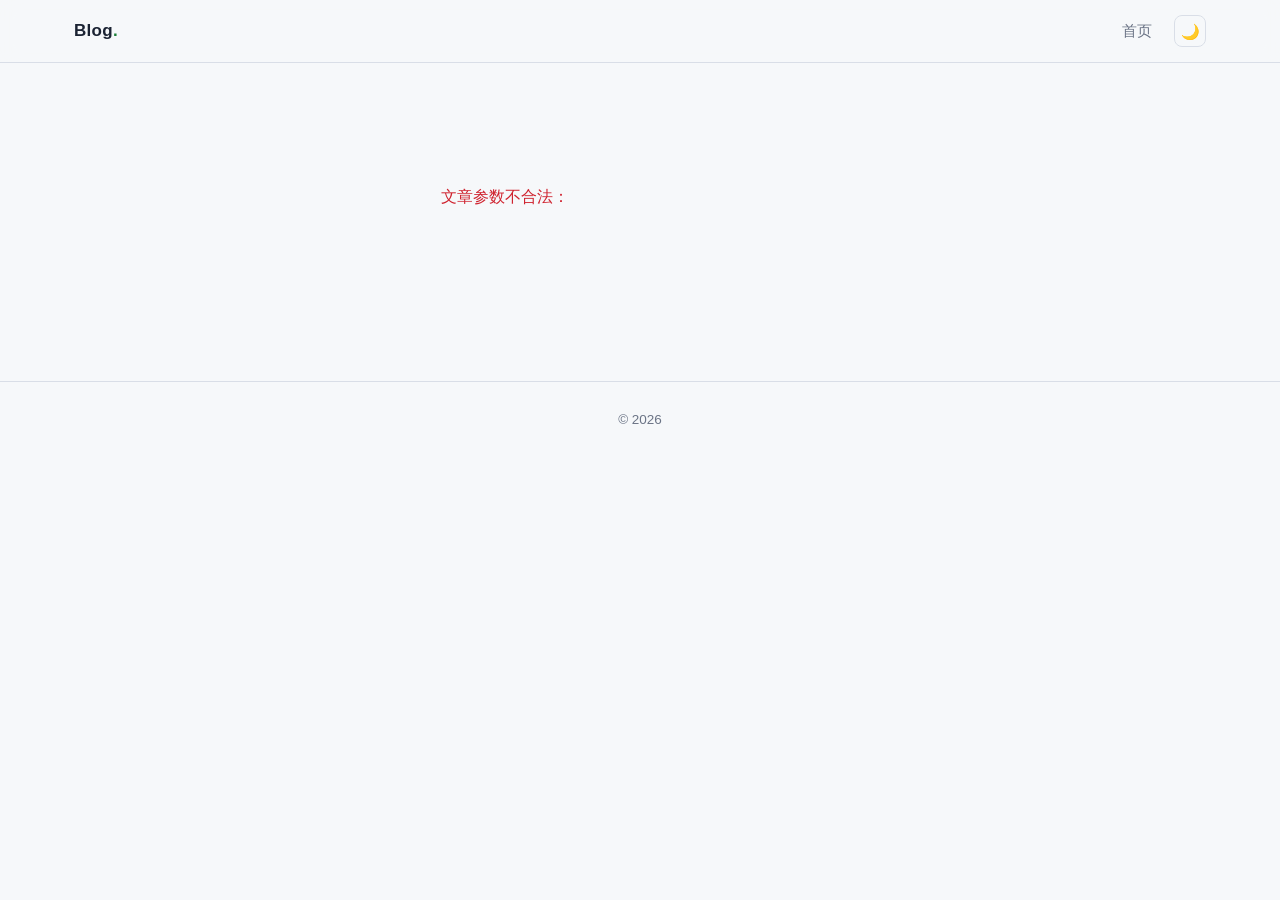
<file: post.html>
<!DOCTYPE html>
<html lang="zh-CN">
<head>
  <meta charset="UTF-8">
  <meta name="viewport" content="width=device-width, initial-scale=1">
  <title>文章详情</title>
  <script>(function(){try{var t=localStorage.getItem('blog-theme');if(t!=='dark'&&t!=='light')t=matchMedia('(prefers-color-scheme: light)').matches?'light':'dark';document.documentElement.setAttribute('data-theme',t);}catch(e){}})();</script>
  <link rel="stylesheet" href="assets/style.css">
</head>
<body>

<header class="site-header">
  <div class="wrap">
    <a class="logo" id="site-logo" href="index.html">Blog<span class="dot">.</span></a>
    <nav class="nav" id="site-nav">
      <a href="index.html">首页</a>
      <button type="button" id="theme-toggle" class="theme-toggle" aria-label="切换主题">☀️</button>
    </nav>
  </div>
</header>

<main class="wrap">
  <div class="post-layout">
    <article id="article">
      <div class="loading">正在加载文章…</div>
    </article>
    <aside class="toc" id="toc"></aside>
  </div>
</main>

<footer class="site-footer">
  <div class="wrap" id="site-footer">© 2026</div>
</footer>

<script src="assets/highlight.js"></script>
<script src="assets/markdown.js"></script>
<script src="assets/app.js"></script>
<script>Blog.initPost();</script>
</body>
</html>
</file>
<file: assets/style.css>
/* ============ 变量 ============ */
:root {
  --bg: #0f1117;
  --bg-soft: #151823;
  --card: #1a1e29;
  --card-hover: #212634;
  --card-border-hover: #3a4260;
  --border: #262b3a;
  --header-bg: rgba(15, 17, 23, .85);
  --text: #c8d0e0;
  --text-dim: #8b93a7;
  --text-strong: #e8ecf5;
  --accent: #7aa2f7;
  --accent-soft: rgba(122, 162, 247, .13);
  --green: #9ece6a;
  --radius: 12px;
  --mono: "JetBrains Mono", "Cascadia Code", Consolas, "Courier New", monospace;
  --sans: -apple-system, BlinkMacSystemFont, "Segoe UI", "PingFang SC",
          "Microsoft YaHei", "Hiragino Sans GB", sans-serif;

  --scroll-thumb: #2c3243;
  --scroll-thumb-hover: #3b4256;
  --code-bg: #13151d;
  --code-head-bg: #191c26;
  --inline-color: #e0af68;
  --notice-color: #e0af68;
  --error-color: #f7768e;

  --hl-com: #6b7280;
  --hl-str: #9ece6a;
  --hl-kw: #bb9af7;
  --hl-num: #ff9e64;
  --hl-func: #7aa2f7;
  --hl-var: #2ac3de;
  --hl-deco: #f7768e;
  --hl-tag: #f7768e;
  --hl-attr: #e0af68;
  --hl-key: #7aa2f7;
  --hl-punc: #89ddff;
  --hl-opt: #e0af68;

  color-scheme: dark;
}

/* ---- 白天模式 ---- */
html[data-theme="light"] {
  --bg: #f6f8fa;
  --bg-soft: #eceff4;
  --card: #ffffff;
  --card-hover: #f0f3f8;
  --card-border-hover: #a8c0ec;
  --border: #d9dee7;
  --header-bg: rgba(246, 248, 250, .85);
  --text: #384052;
  --text-dim: #6b7486;
  --text-strong: #1b2333;
  --accent: #2f6bdf;
  --accent-soft: rgba(47, 107, 223, .11);
  --green: #1a7f37;

  --scroll-thumb: #c6cedb;
  --scroll-thumb-hover: #aab4c4;
  --code-bg: #f6f8fa;
  --code-head-bg: #e9edf3;
  --inline-color: #953800;
  --notice-color: #9a6700;
  --error-color: #cf222e;

  --hl-com: #8a94a3;
  --hl-str: #0a7d32;
  --hl-kw: #8250df;
  --hl-num: #b3541e;
  --hl-func: #0969da;
  --hl-var: #0550ae;
  --hl-deco: #cf222e;
  --hl-tag: #cf222e;
  --hl-attr: #953800;
  --hl-key: #0969da;
  --hl-punc: #57606a;
  --hl-opt: #953800;

  color-scheme: light;
}

/* ============ 基础 ============ */
* { box-sizing: border-box; }

html { scroll-behavior: smooth; }

body {
  margin: 0;
  background: var(--bg);
  color: var(--text);
  font-family: var(--sans);
  font-size: 15.5px;
  line-height: 1.8;
  -webkit-font-smoothing: antialiased;
}

a { color: var(--accent); text-decoration: none; }
a:hover { text-decoration: underline; }

::selection { background: var(--accent-soft); color: var(--text-strong); }

::-webkit-scrollbar { width: 10px; height: 10px; }
::-webkit-scrollbar-track { background: var(--bg); }
::-webkit-scrollbar-thumb { background: var(--scroll-thumb); border-radius: 5px; }
::-webkit-scrollbar-thumb:hover { background: var(--scroll-thumb-hover); }

/* ============ 布局 ============ */
.wrap { max-width: 1180px; margin: 0 auto; padding: 0 24px; }

.site-header {
  border-bottom: 1px solid var(--border);
  background: var(--header-bg);
  backdrop-filter: blur(10px);
  position: sticky;
  top: 0;
  z-index: 50;
}

.site-header .wrap {
  display: flex;
  align-items: center;
  justify-content: space-between;
  height: 62px;
}

.logo {
  font-size: 17px;
  font-weight: 700;
  color: var(--text-strong);
  letter-spacing: .3px;
}
.logo:hover { text-decoration: none; color: var(--accent); }
.logo .dot { color: var(--green); }

.nav { display: flex; align-items: center; }

.nav a {
  color: var(--text-dim);
  margin-left: 22px;
  font-size: 14.5px;
}
.nav a:hover { color: var(--accent); text-decoration: none; }

.theme-toggle {
  flex: none;
  width: 32px;
  height: 32px;
  margin-left: 22px;
  padding: 0;
  background: transparent;
  border: 1px solid var(--border);
  border-radius: 8px;
  color: var(--text-dim);
  font-size: 15px;
  line-height: 1;
  cursor: pointer;
  transition: color .16s, border-color .16s, background-color .16s;
}
/* hover 只做颜色反馈，不做任何旋转/形变，避免点击后指针仍悬停时按钮"变斜" */
.theme-toggle:hover {
  color: var(--accent);
  border-color: var(--accent);
  background: var(--accent-soft);
}
.theme-toggle:focus-visible { outline: 2px solid var(--accent); outline-offset: 2px; }

footer.site-footer {
  border-top: 1px solid var(--border);
  margin-top: 70px;
  padding: 26px 0;
  color: var(--text-dim);
  font-size: 13.5px;
  text-align: center;
}

/* ============ 首页 Hero ============ */
.hero { padding: 52px 0 30px; }

.hero h1 {
  margin: 0 0 12px;
  font-size: 32px;
  color: var(--text-strong);
  line-height: 1.35;
}

.hero p {
  margin: 0;
  color: var(--text-dim);
  font-size: 15.5px;
  max-width: 640px;
}

/* ============ 标签筛选 ============ */
.filters {
  display: flex;
  flex-wrap: wrap;
  gap: 9px;
  margin: 26px 0 30px;
}

.chip {
  border: 1px solid var(--border);
  background: var(--card);
  color: var(--text-dim);
  padding: 5px 14px;
  border-radius: 999px;
  font-size: 13.5px;
  cursor: pointer;
  font-family: inherit;
  transition: all .16s;
}
.chip:hover { border-color: var(--accent); color: var(--accent); }
.chip.active {
  background: var(--accent-soft);
  border-color: var(--accent);
  color: var(--accent);
  font-weight: 600;
}

/* ============ 文章列表 ============ */
.post-list { display: grid; gap: 16px; padding-bottom: 20px; }

.post-card {
  display: block;
  background: var(--card);
  border: 1px solid var(--border);
  border-radius: var(--radius);
  padding: 22px 24px;
  transition: transform .18s, border-color .18s, background .18s;
}
.post-card:hover {
  transform: translateY(-2px);
  border-color: var(--card-border-hover);
  background: var(--card-hover);
  text-decoration: none;
}

.post-card h2 {
  margin: 0 0 8px;
  font-size: 19px;
  color: var(--text-strong);
  line-height: 1.5;
}
.post-card:hover h2 { color: var(--accent); }

.post-card .summary {
  margin: 0 0 14px;
  color: var(--text-dim);
  font-size: 14.5px;
  line-height: 1.75;
}

.meta {
  display: flex;
  align-items: center;
  gap: 12px;
  flex-wrap: wrap;
  font-size: 13px;
  color: var(--text-dim);
}
.meta .date { font-family: var(--mono); }

.tag {
  background: var(--accent-soft);
  color: var(--accent);
  padding: 2px 9px;
  border-radius: 5px;
  font-size: 12.5px;
}

.empty {
  text-align: center;
  color: var(--text-dim);
  padding: 60px 0;
  font-size: 15px;
}

/* ============ 文章详情 ============ */
.post-layout {
  display: grid;
  grid-template-columns: minmax(0, 1fr) 230px;
  gap: 40px;
  align-items: start;
  padding: 40px 0 20px;
}

.article-body { min-width: 0; }

.post-title {
  margin: 0 0 14px;
  font-size: 30px;
  line-height: 1.4;
  color: var(--text-strong);
}

.post-sub {
  display: flex;
  gap: 12px;
  flex-wrap: wrap;
  align-items: center;
  padding-bottom: 22px;
  margin-bottom: 30px;
  border-bottom: 1px solid var(--border);
  color: var(--text-dim);
  font-size: 13.5px;
}

.back-link {
  display: inline-block;
  margin-bottom: 18px;
  font-size: 14px;
  color: var(--text-dim);
}
.back-link:hover { color: var(--accent); }

/* ---- 正文排版 ---- */
.article-body h1, .article-body h2, .article-body h3,
.article-body h4, .article-body h5, .article-body h6 {
  color: var(--text-strong);
  line-height: 1.45;
  margin: 1.8em 0 .7em;
  scroll-margin-top: 80px;
}
.article-body h1 { font-size: 26px; }
.article-body h2 {
  font-size: 22px;
  padding-bottom: .35em;
  border-bottom: 1px solid var(--border);
}
.article-body h3 { font-size: 18.5px; }
.article-body h4 { font-size: 16.5px; }

.article-body p { margin: 0 0 1.1em; }

.article-body ul, .article-body ol { padding-left: 1.5em; margin: 0 0 1.1em; }
.article-body li { margin: .35em 0; }
.article-body li > ul, .article-body li > ol { margin: .35em 0; }

.article-body blockquote {
  margin: 0 0 1.2em;
  padding: 12px 18px;
  border-left: 3px solid var(--accent);
  background: var(--bg-soft);
  border-radius: 0 8px 8px 0;
  color: var(--text-dim);
}
.article-body blockquote p:last-child { margin: 0; }

.article-body hr {
  border: none;
  border-top: 1px solid var(--border);
  margin: 2em 0;
}

.article-body img {
  max-width: 100%;
  border-radius: 8px;
  margin: .5em 0;
}

.article-body .md-inline {
  background: var(--bg-soft);
  border: 1px solid var(--border);
  color: var(--inline-color);
  padding: 1.5px 6px;
  border-radius: 5px;
  font-family: var(--mono);
  font-size: .88em;
}

.task {
  display: inline-block;
  width: 16px;
  height: 16px;
  line-height: 15px;
  text-align: center;
  border: 1px solid var(--border);
  border-radius: 4px;
  margin-right: 6px;
  vertical-align: -2px;
  font-size: 12px;
  color: var(--green);
}
.task.done { border-color: var(--green); background: rgba(158, 206, 106, .12); }
.article-body li { list-style: inherit; }
li:has(> .task) { list-style: none; margin-left: -1.35em; }

/* ---- 表格 ---- */
.table-wrap { overflow-x: auto; margin: 0 0 1.3em; }
.article-body table {
  width: 100%;
  border-collapse: collapse;
  font-size: 14.5px;
}
.article-body th, .article-body td {
  border: 1px solid var(--border);
  padding: 9px 13px;
}
.article-body th { background: var(--bg-soft); color: var(--text-strong); font-weight: 600; }
.article-body tbody tr:hover { background: var(--bg-soft); }

/* ---- 代码块 ---- */
.code-block {
  margin: 0 0 1.4em;
  border: 1px solid var(--border);
  border-radius: 10px;
  overflow: hidden;
  background: var(--code-bg);
}

.code-head {
  display: flex;
  align-items: center;
  justify-content: space-between;
  padding: 7px 12px;
  background: var(--code-head-bg);
  border-bottom: 1px solid var(--border);
}

.code-lang {
  font-family: var(--mono);
  font-size: 12px;
  color: var(--text-dim);
  text-transform: uppercase;
  letter-spacing: .6px;
}

.code-copy {
  background: transparent;
  border: 1px solid var(--border);
  color: var(--text-dim);
  font-size: 12px;
  font-family: inherit;
  padding: 3px 11px;
  border-radius: 6px;
  cursor: pointer;
  transition: all .16s;
}
.code-copy:hover { color: var(--accent); border-color: var(--accent); }
.code-copy.ok { color: var(--green); border-color: var(--green); }

.code-block pre {
  margin: 0;
  padding: 16px 18px;
  overflow-x: auto;
  line-height: 1.7;
}
.code-block code {
  font-family: var(--mono);
  font-size: 13.6px;
  white-space: pre;
  color: var(--text);
}

/* ---- 高亮配色 ---- */
.hl-com  { color: var(--hl-com); font-style: italic; }
.hl-str  { color: var(--hl-str); }
.hl-kw   { color: var(--hl-kw); }
.hl-num  { color: var(--hl-num); }
.hl-func { color: var(--hl-func); }
.hl-var  { color: var(--hl-var); }
.hl-deco { color: var(--hl-deco); }
.hl-tag  { color: var(--hl-tag); }
.hl-attr { color: var(--hl-attr); }
.hl-key  { color: var(--hl-key); }
.hl-punc { color: var(--hl-punc); }
.hl-opt  { color: var(--hl-opt); }

/* ============ 目录 TOC ============ */
.toc {
  position: sticky;
  top: 88px;
  max-height: calc(100vh - 120px);
  overflow-y: auto;
  border-left: 1px solid var(--border);
  padding-left: 16px;
  font-size: 13.5px;
}

.toc-title {
  color: var(--text-dim);
  font-size: 12px;
  text-transform: uppercase;
  letter-spacing: 1px;
  margin-bottom: 10px;
  font-weight: 600;
}

.toc a {
  display: block;
  color: var(--text-dim);
  padding: 4px 0;
  line-height: 1.55;
  border-left: 2px solid transparent;
  padding-left: 10px;
  margin-left: -17px;
  transition: all .15s;
}
.toc a:hover { color: var(--text); text-decoration: none; }
.toc a.lv3 { padding-left: 22px; font-size: 13px; }
.toc a.lv4 { padding-left: 32px; font-size: 12.5px; }
.toc a.active {
  color: var(--accent);
  border-left-color: var(--accent);
  font-weight: 600;
}

/* ============ 状态提示 ============ */
.notice {
  background: var(--card);
  border: 1px solid var(--border);
  border-left: 3px solid var(--notice-color);
  border-radius: 8px;
  padding: 18px 22px;
  margin: 40px auto;
  max-width: 720px;
  font-size: 14.5px;
}
.notice h3 { margin: 0 0 10px; color: var(--notice-color); font-size: 16px; }
.notice code {
  background: var(--bg);
  padding: 2px 7px;
  border-radius: 4px;
  font-family: var(--mono);
  font-size: 13px;
  color: var(--green);
}
.notice ol { margin: 8px 0 0; padding-left: 1.4em; }
.notice li { margin: 5px 0; }

.loading, .error {
  text-align: center;
  padding: 80px 20px;
  color: var(--text-dim);
}
.error { color: var(--error-color); }

/* ============ 响应式 ============ */
@media (max-width: 980px) {
  .post-layout { grid-template-columns: 1fr; gap: 0; }
  .toc {
    display: none;
  }
  .hero h1 { font-size: 26px; }
  .post-title { font-size: 24px; }
}

@media (max-width: 620px) {
  .wrap { padding: 0 16px; }
  .hero { padding: 34px 0 20px; }
  .post-card { padding: 18px; }
  .post-card h2 { font-size: 17px; }
  .code-block pre { padding: 13px; }
  .code-block code { font-size: 12.6px; }
}
</file>
